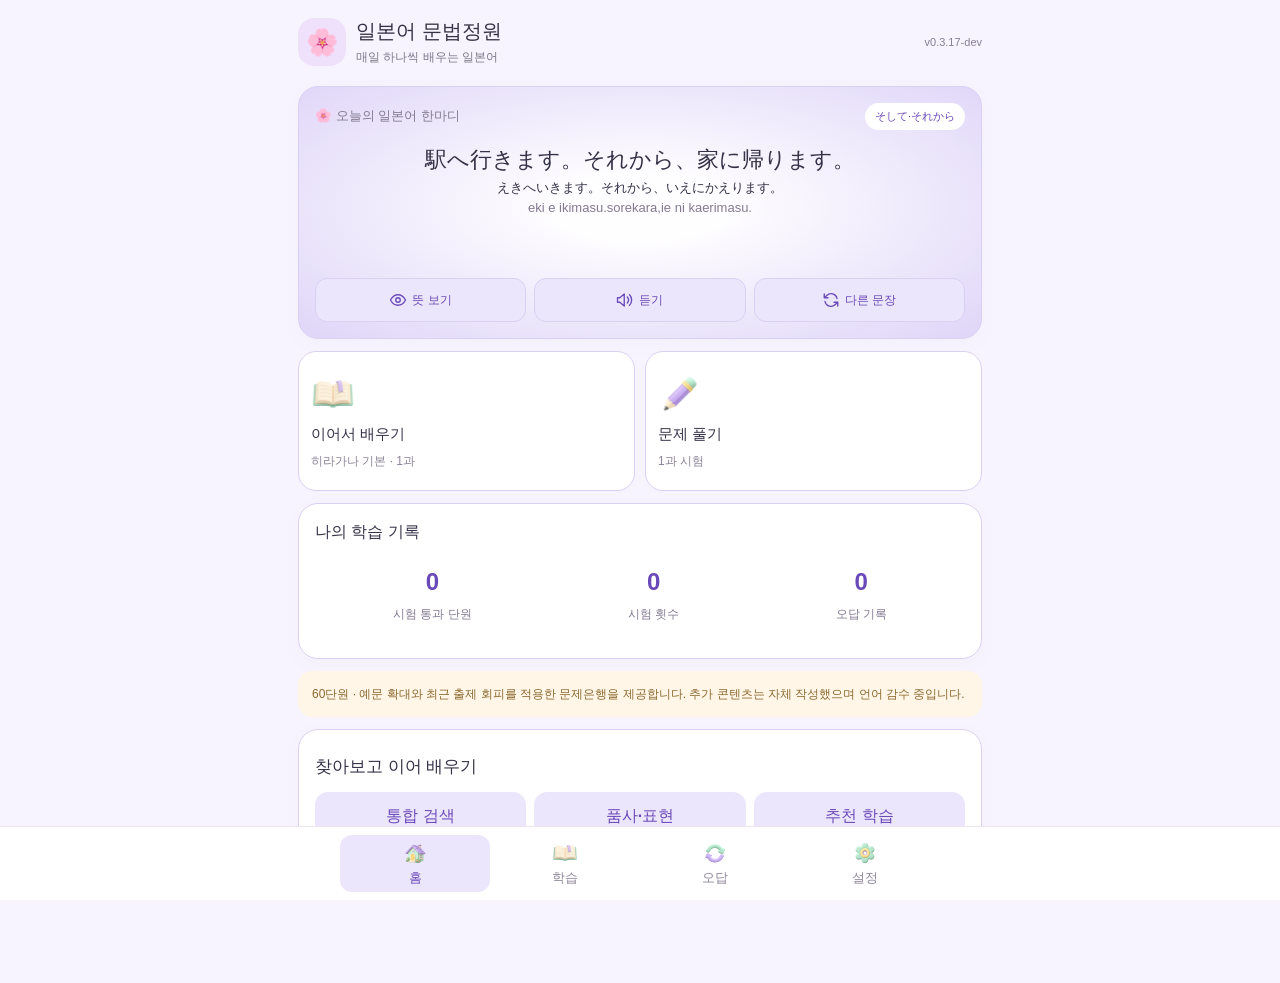
<file: index.html>
<!doctype html>
<html lang="ko"><head><meta charset="utf-8"><meta name="viewport" content="width=device-width,initial-scale=1,viewport-fit=cover"><meta name="theme-color" content="#f3eafa"><meta name="description" content="일본어 문법정원 일본어 문법 학습"><link rel="manifest" href="./manifest.webmanifest"><link rel="apple-touch-icon" sizes="180x180" href="./icons/apple-touch-icon.png"><meta name="apple-mobile-web-app-capable" content="yes"><title>일본어 문법정원</title>
<style>
:root{font-family:-apple-system,BlinkMacSystemFont,"Noto Sans KR",sans-serif;color:#353247;background:#fbf9ff;font-synthesis:none}*{box-sizing:border-box}body{margin:0;padding:0 0 92px}button,input,select{font:inherit}button{cursor:pointer;border:0}header{display:flex;align-items:center;justify-content:space-between;margin-bottom:20px}.brand{display:flex;align-items:center;gap:10px}.brand b{font-size:20px}.brand small{display:block;color:#7d7689;font-size:12px;margin-top:4px}.flower{width:48px;height:48px;border-radius:16px;background:#efe1fc;display:grid;place-items:center;font-size:26px}.ver{font-size:11px;color:#897e96}.shell{max-width:720px;padding:22px 18px;margin:auto}.card{background:#fff;border:1px solid #eee8f4;border-radius:23px;padding:20px;margin:13px 0;box-shadow:0 5px 20px #77638a08}.hero{background:linear-gradient(125deg,#f0e3fd,#f9f0fa 58%,#e9f6ed)}h2{font-size:21px;margin:10px 0 16px}h3{font-size:17px}.muted,small{color:#837a91}.muted{font-size:13px;line-height:1.6}.grid{display:grid;grid-template-columns:1fr 1fr;gap:10px}.tile{text-align:left;padding:20px 12px;background:#fff;border:1px solid #ece6f2;border-radius:18px;min-height:120px;font-size:22px}.tile strong,.tile span{display:block;margin-top:9px;font-size:15px}.tile span{color:#8b8397;font-size:12px}.primary,.secondary{border-radius:13px;padding:12px 17px;font-weight:650}.primary{background:#8a75bb;color:white}.secondary{background:#f1ecf8;color:#655581}.btnrow{display:flex;gap:9px;flex-wrap:wrap;margin-top:18px}.stats{display:flex;justify-content:space-around;text-align:center;margin:18px 0}.stats strong,.stats small{display:block}.stats strong{font-size:24px;color:#725aa4}.stats small{font-size:12px;margin-top:5px}.warning{border-radius:14px;background:#fff6e7;padding:14px;color:#8b682f;font-size:12px;line-height:1.5}.nav{position:fixed;bottom:0;left:0;right:0;display:flex;justify-content:center;background:#ffffffed;border-top:1px solid #eae4f0;padding:8px 8px calc(8px + env(safe-area-inset-bottom));z-index:2}.nav button{width:min(25%,150px);padding:10px 2px;border-radius:12px;background:transparent;color:#8e879a;font-size:13px}.nav .active{color:#775db0;background:#f3edfa;font-weight:bold}.listrow{display:flex;align-items:center;justify-content:space-between;gap:8px;padding:15px 3px;border-bottom:1px solid #f0edf4;background:transparent;width:100%;text-align:left}.listrow:disabled{opacity:.55;cursor:default}.pill{font-size:11px;padding:6px 9px;border-radius:20px;background:#e5f3ea;color:#3e7958;white-space:nowrap}.pill.pending{background:#f1edf3;color:#99909f}select{width:100%;border-radius:13px;border:1px solid #e6ddec;background:#faf7ff;padding:13px;margin:8px 0}.example{padding:15px;border-radius:15px;background:#f8f5fc;margin:10px 0;line-height:1.7}.example p{margin:7px 0}.jp{font-size:20px;font-weight:600}.row{display:flex;align-items:center;justify-content:space-between;gap:10px}.small{font-size:13px}.options{display:grid;gap:9px;margin:19px 0}.answer{width:100%;text-align:left;padding:15px;background:#f9f7fc;border:1px solid #e9e1f1;border-radius:13px}.answer.correct{background:#e5f4e9;border-color:#a4d6b3}.answer.wrong{background:#fbe8e8;border-color:#ecaaa8}.feedback{background:#f3eff9;border-radius:13px;padding:15px;line-height:1.7}.progress{height:8px;background:#ece7f3;border-radius:10px;overflow:hidden}.progress div{height:100%;background:#947eca}.hidden{display:none}label{cursor:pointer}button:focus-visible,input:focus-visible,select:focus-visible{outline:3px solid #a794d6;outline-offset:3px}@media(prefers-color-scheme:dark) and (max-width:0px){:root{background:#1d1b25;color:#f3effa}.card,.tile{background:#292632;border-color:#45404f}.hero{background:linear-gradient(125deg,#39304a,#34383a)}.nav{background:#292632;border-color:#45404f}.secondary,.example,.answer,select{background:#383243;color:#f3effa;border-color:#534960}.listrow{color:inherit;border-color:#413a49}.warning{background:#493e30;color:#ffe1af}.muted,small,.tile span{color:#b7adbf}.feedback{background:#41374e}}
html[data-theme=dark]{background:#1d1b25;color:#f3effa}html[data-theme=dark] .card,html[data-theme=dark] .tile{background:#292632;border-color:#45404f}html[data-theme=dark] .hero{background:linear-gradient(125deg,#39304a,#34383a)}html[data-theme=dark] .nav{background:#292632;border-color:#45404f}html[data-theme=dark] .secondary,html[data-theme=dark] .example,html[data-theme=dark] .answer,html[data-theme=dark] select{background:#383243;color:#f3effa;border-color:#534960}html[data-theme=dark] .listrow{color:inherit;border-color:#413a49}html[data-theme=dark] .warning{background:#493e30;color:#ffe1af}html[data-theme=dark] .muted,html[data-theme=dark] small,html[data-theme=dark] .tile span{color:#b7adbf}html[data-theme=dark] .feedback{background:#41374e}.answer.correct,html[data-theme=dark] .answer.correct{background:#d8f1e1!important;color:#174f30!important;border-color:#79ba94}.answer.wrong,html[data-theme=dark] .answer.wrong{background:#fde1e1!important;color:#812a30!important;border-color:#d98c93}.theme-choice{display:block;padding:13px;border:1px solid #e8e0f0;border-radius:12px;margin:8px 0}html[data-theme=dark] .theme-choice{border-color:#5b5366}.backup-actions{display:grid;grid-template-columns:repeat(2,minmax(0,1fr));gap:10px;margin-top:18px}.backup-actions>button,.backup-upload{display:flex;align-items:center;justify-content:center;text-align:center;width:100%;min-height:48px;font-size:13px;padding:10px 3px;white-space:nowrap}.backup-upload{cursor:pointer}#pull-indicator{position:fixed;top:-55px;left:50%;z-index:50;border-radius:25px;padding:10px 18px;background:#f2e7fa;color:#624d83;font-size:12px;opacity:0;pointer-events:none;white-space:nowrap}#pull-indicator.visible{opacity:1}html{background:var(--garden-bg,#fbf9ff)!important} .card,.tile{background:var(--garden-card,#fff)!important}.hero{background:radial-gradient(ellipse at 50% 48%,var(--garden-center,#fff9ff) 0%,var(--garden-center,#fff9ff) 18%,var(--garden-tint,#f0e3fd) 100%)!important}.nav{background:var(--garden-card,#fff)!important}.primary,.progress div{background:var(--garden-accent,#9474c8)!important}.featured{display:block;cursor:pointer;text-align:center;border-radius:14px;padding:18px 8px;margin:12px 0;line-height:1.7}.featured:focus-visible{outline:3px solid var(--garden-accent)}.featured-jp{font-size:22px;font-weight:700}.featured-meaning{margin:10px 0}.featured-actions{display:flex;justify-content:center;gap:7px;flex-wrap:wrap}.featured-actions button{font-size:12px;padding:10px}.palette-grid{display:flex;justify-content:space-between;gap:5px;margin:17px 0}.palette-choice{display:grid;justify-items:center;gap:6px;font-size:11px}.palette-choice input{position:absolute;opacity:0;width:1px}.palette-dot{width:36px;height:36px;display:block;border-radius:50%;border:2px solid transparent}.palette-choice input:checked+.palette-dot{border-color:#333;box-shadow:0 0 0 3px #cabfd7}.bright-row{display:flex;justify-content:space-between}#brightness{width:100%;accent-color:var(--garden-accent);margin:17px 0}.featured-heading{display:flex;align-items:center;justify-content:space-between;gap:8px}.featured-topic{border-radius:16px;padding:5px 10px;background:#ffffff75;color:#65507e;font-size:11px;white-space:nowrap}html[data-theme=dark] .featured-topic{background:#ffffff21;color:#eee0fa}.app-back{width:36px;height:36px;background:var(--garden-tint,#eee4f6);color:inherit;border-radius:12px;font-size:22px;flex-shrink:0}.app-modal-shade{position:fixed;inset:0;z-index:100;background:#17132299;display:grid;place-items:center;padding:20px}.app-modal{background:var(--garden-card,#fff);color:var(--garden-ink,inherit);border:1px solid #8e829955;border-radius:20px;max-width:360px;width:100%;padding:22px;box-shadow:0 14px 40px #0003}.app-modal h3{margin-top:0}.app-modal-actions{display:grid;grid-template-columns:1fr 1fr;gap:10px;margin-top:22px}.app-modal-actions button{min-height:44px}html[data-theme=dark] .example,html[data-theme=dark] .secondary,html[data-theme=dark] .answer:not(.correct):not(.wrong){background:var(--garden-soft,#383243)!important}html[data-theme=light] .example,html[data-theme=light] .secondary,html[data-theme=light] .answer:not(.correct):not(.wrong){background:var(--garden-soft,#f0e9f7)!important}.card,.tile{border-color:var(--garden-edge,#e8deee)!important}.hero{border-color:var(--garden-edge,#e8deee)!important}.answer.correct,html[data-theme=dark] .answer.correct{background:#d8f1e1!important;color:#174f30!important}.answer.wrong,html[data-theme=dark] .answer.wrong{background:#fde1e1!important;color:#812a30!important}.primary{color:var(--garden-on-accent,#21163f)!important}.primary:hover{filter:brightness(.97)}.nav .active{color:var(--garden-accent-ink,#6a49b8)!important;background:var(--garden-soft,#ece6fc)!important}.secondary{color:var(--garden-accent-ink,#6a49b8)!important}.featured-topic{color:var(--garden-accent-ink,#6a49b8)!important;background:var(--garden-card,#fff)!important}.palette-grid{display:grid!important;grid-template-columns:repeat(3,minmax(0,1fr));gap:14px 8px}.palette-choice{min-width:0}.palette-choice input:checked+.palette-dot{border-color:var(--garden-accent-ink,#6a49b8)!important}.hero .featured-jp{color:inherit}.answer.correct,html[data-theme=dark] .answer.correct{color:#174f30!important;background:#d8f1e1!important}.answer.wrong,html[data-theme=dark] .answer.wrong{color:#812a30!important;background:#fde1e1!important}.hero .featured-actions button.secondary{background:var(--garden-action-bg,#fff)!important;color:var(--garden-action-ink,#6a49b8)!important;border:1px solid var(--garden-action-line,#dad0f2)!important;box-shadow:0 2px 6px #0000000b;font-weight:700;min-height:42px;border-radius:12px;transition:filter .15s,transform .15s}.hero .featured-actions button.secondary:active{transform:scale(.98);filter:brightness(.96)}.hero .featured-actions button.secondary:focus-visible{outline:3px solid var(--garden-accent-ink,#6a49b8);outline-offset:2px}html[data-theme=dark] .hero .featured-actions button.secondary{box-shadow:0 2px 8px #00000020}/* v0.3.17-dev: compact fixed-height phrase area, scrollable for long text */
.hero .featured{height:132px;min-height:132px;max-height:132px;display:flex;flex-direction:column;align-items:center;justify-content:flex-start;gap:2px;overflow-y:auto;overscroll-behavior:contain;padding:6px 4px;margin:8px 0;line-height:1.4}
.hero .featured-jp{display:block;flex-shrink:0;max-width:100%;padding:1px 6px;margin:0;font:inherit;font-size:22px;font-weight:700;line-height:1.4;text-align:center;white-space:normal;overflow-wrap:anywhere;background:transparent;color:inherit;border:0;cursor:pointer}
.hero .featured-jp:focus-visible{outline:2px solid var(--garden-accent-ink);outline-offset:2px;border-radius:6px}
.hero .featured>.small{flex-shrink:0;margin:0;line-height:1.4;overflow-wrap:anywhere;max-width:100%}
.hero .featured>.small.muted{line-height:1.35}
.hero .featured-meaning{flex-shrink:0;margin:0;padding:0;line-height:1.45;font-size:14px;overflow-wrap:anywhere;max-width:100%}
.hero .featured-actions{min-height:44px;align-items:center;gap:7px}
.hero .featured-actions button{white-space:nowrap}
.hero .featured-actions button[data-action="featured:meaning"]{box-sizing:border-box;flex:0 0 86px;width:86px;min-width:86px;max-width:86px;min-height:42px;height:42px;display:inline-flex;align-items:center;justify-content:center}
@media(max-width:350px){.hero .featured-actions{gap:4px}.hero .featured-actions button{padding:9px 6px;font-size:11px}.hero .featured-actions button[data-action="featured:meaning"]{flex-basis:82px;width:82px;min-width:82px;max-width:82px}}
/* v0.2.2 · unified review: compact, touch-friendly spacing */
.review-card{padding:18px 16px}.review-card>h2{margin:0 0 14px}.review-switch{display:grid;grid-template-columns:1fr 1fr;gap:7px;margin-bottom:15px}.review-switch button{border:1px solid var(--garden-line,#e5ddef);background:var(--garden-soft,#f8f5fc);border-radius:12px;min-height:44px;padding:9px 8px;color:inherit;font-size:14px}.review-switch button.selected{background:var(--garden-accent,#e6d9f7);font-weight:700}.review-switch span{font-size:12px;opacity:.7;margin-left:4px}.review-entry{background:var(--garden-soft,#f8f5fc);border-radius:15px;padding:13px 14px;margin:0 0 10px;line-height:1.5}.review-entry>small{display:block;margin:0 0 6px;font-size:12px}.review-question{display:flex;align-items:center;justify-content:space-between;gap:8px;width:100%;background:none;color:inherit;text-align:left;padding:5px 0 8px;min-height:44px;font-weight:700;line-height:1.5;overflow-wrap:anywhere}.review-question span:first-child{flex:1;min-width:0}.review-arrow{font-size:25px;line-height:1;opacity:.65;flex-shrink:0}.review-answer,.review-note{margin:5px 0 0!important;font-size:13px;line-height:1.55!important}.review-empty{padding:12px 2px;margin:0}.review-entry:last-child{margin-bottom:0}@media(max-width:430px){.review-card{padding:16px 13px}.review-entry{padding:11px 12px}.review-switch{gap:6px}}

/* v0.2.2 · consistent app-wide vertical rhythm without changing data/layout hierarchy */
.shell>.card{margin-top:12px;margin-bottom:12px;padding:18px}
.shell>.card h2{line-height:1.4;margin:8px 0 14px}
.shell>.card h3{line-height:1.4;margin:9px 0 11px}
.shell .example{line-height:1.6;padding:13px 14px;margin:9px 0}
.shell .example p{margin:6px 0;line-height:1.55}
.shell .listrow{min-height:50px;padding:12px 4px;line-height:1.45}
.shell .btnrow{margin-top:14px;gap:8px}
@media(max-width:430px){.shell{padding:17px 14px}.shell>.card{padding:15px;margin:10px 0}.shell .example{padding:12px;margin:8px 0}.shell>.card h2{margin:6px 0 12px}}

/* v0.3.17-dev shared spacing baseline; preserve mobile safe areas */
.shell>.card{border-radius:20px;padding:16px;margin:12px 0;line-height:1.55}
.shell .example{line-height:1.6;overflow-wrap:anywhere}
.shell .answer{min-height:48px;padding:12px 14px;line-height:1.5;overflow-wrap:anywhere}
.shell .options{gap:9px}
.shell .feedback{line-height:1.6;overflow-wrap:anywhere}
@media(max-width:430px){.shell>.card{padding:13px;margin:9px 0}}
/* v0.3.17-dev final responsive baseline */
.app-back{width:44px;height:44px}.brand{min-width:0}.brand>div:last-child{min-width:0}.brand b{overflow-wrap:anywhere}.ver{flex-shrink:0;margin-left:6px}
.app-modal,.kj-modal{max-height:calc(100dvh - 40px);overflow-y:auto}.shell{padding-top:calc(18px + env(safe-area-inset-top))}
@media(max-width:430px){.brand{gap:6px}.brand b{font-size:17px}.flower{width:38px;height:38px;flex-shrink:0}.brand small{font-size:11px}.ver{font-size:10px}}
.quiz-prompt{white-space:pre-line}.review-card .btnrow{margin-bottom:14px}.row>strong{min-width:0;overflow-wrap:anywhere}.row>small{flex-shrink:0}
.assembly-answer{padding:14px;min-height:58px;margin:12px 0;border-radius:13px;background:var(--garden-soft);font-size:22px;line-height:1.5;overflow-wrap:anywhere}.assembly-parts{margin-bottom:14px}.assembly-parts button:disabled{opacity:.35;cursor:default}
.tile{color:inherit}.stats strong{color:var(--garden-accent-ink,#725aa4)}
.review-switch{margin-bottom:16px}.review-actions{display:grid;grid-template-columns:minmax(0,1fr);gap:8px;margin:0 0 16px}.review-actions button{width:100%;min-height:44px;text-align:center}.review-actions button:disabled{opacity:.45;cursor:default}.btnrow.quiz-advance{justify-content:center}
.safety-actions{display:grid;grid-template-columns:minmax(0,1fr);margin-top:8px}.safety-actions button{width:100%;min-height:48px;text-align:center}
/* v0.3.17-dev: iPhone 16 Pro 402px baseline */
.btnrow.action-grid{display:grid;grid-template-columns:repeat(3,minmax(0,1fr));gap:8px}
.action-grid>button{width:100%;min-width:0;min-height:48px;padding:10px 4px;font-size:14px;line-height:1.4;text-align:center;overflow-wrap:anywhere}
.resume-actions{display:grid;margin-top:14px}.resume-actions>button{width:100%;min-height:48px;text-align:center}
.nav button{min-height:44px}.app-modal-actions,.kj-modal-actions{gap:8px}.app-modal-actions button,.kj-modal-actions button{min-height:48px}.app-modal-actions>button:only-child{grid-column:1/-1}
.hero .featured-actions button.secondary{min-height:44px}.hero .featured-actions button[data-action="featured:meaning"]{height:44px;min-height:44px}
.row>button[data-action^="speak:"]{flex:0 0 44px;width:44px;height:44px;min-height:44px;padding:0;display:inline-flex;align-items:center;justify-content:center}
.review-actions button{min-height:48px}

/* v0.3.7: shared decorative icon sizes; labels remain accessible. */
.garden-icon{display:inline-block;width:24px;height:24px;object-fit:contain;flex:0 0 24px;vertical-align:middle;pointer-events:none}
.garden-line-icon{width:18px;height:18px;flex:0 0 18px;pointer-events:none}
.icon-button,.icon-link,.backup-actions>button,.backup-upload,.review-actions>button{display:inline-flex;align-items:center;justify-content:center;gap:6px}
.icon-button>span,.backup-actions span{min-width:0}
.icon-link{justify-content:flex-start;line-height:1.5;color:var(--garden-accent-ink,#6a49b8)}
.nav button{display:flex;flex-direction:column;align-items:center;justify-content:center;gap:3px;padding:5px 2px;min-height:52px}
.nav .garden-icon{width:26px;height:26px;flex-basis:26px}
.tile>.garden-icon{display:block;width:44px;height:44px;margin:0;object-fit:contain}
.app-back{display:flex;align-items:center;justify-content:center}
.hero .featured-actions{display:grid;grid-template-columns:repeat(3,minmax(0,1fr));gap:8px;flex-wrap:nowrap}
.hero .featured-actions button.secondary,.hero .featured-actions button[data-action="featured:meaning"]{display:flex;align-items:center;justify-content:center;gap:5px;box-sizing:border-box;width:100%;min-width:0;max-width:none;height:44px;min-height:44px;padding:8px 4px;font-size:12px;white-space:nowrap;box-shadow:none;background:var(--garden-soft,#f1ecf8)!important}
.backup-actions .garden-icon{width:22px;height:22px;flex-basis:22px}
.action-grid .icon-button{flex-direction:column;gap:3px}

/* Voice controls follow the existing card and 44px touch rhythm. */
.voice-settings .speech-rate-row{display:flex;align-items:center;justify-content:space-between;gap:12px;min-height:48px;margin:0;color:inherit;line-height:1.5}
.speech-rate-row>span{font-weight:600;flex-shrink:0}
.speech-rate-row select{box-sizing:border-box;min-width:0;width:160px;max-width:65%;min-height:44px;padding:9px 12px;font:inherit;border:1px solid var(--garden-edge,#dad0f2);border-radius:12px;background:var(--garden-soft,#ece6fc);color:inherit}
.voice-settings>p{margin:10px 0 12px;line-height:1.55;overflow-wrap:anywhere}
.voice-settings .speech-preview{display:flex;align-items:center;justify-content:center;gap:8px;width:100%;min-height:44px;margin:0;padding:10px 12px;line-height:1.4}
@media(max-width:350px){.speech-rate-row select{width:145px}.voice-settings .speech-rate-row{gap:8px}}
</style><link rel="stylesheet" href="./kanji-app.css"/><link rel="stylesheet" href="./course.css"><link rel="stylesheet" href="./library.css">
</head><body><div id="app"></div>
<script src="./app-ui.js"></script>
<script src="./record-backup.js"></script>
<script src="./grammar-lessons.js"></script>
<script src="./sentence-parts.js"></script>
<script src="./course-data.js"></script><script src="./course-runtime.js"></script><script src="./practice-data.js"></script><script src="./editorial-data.js"></script><script src="./editorial-runtime.js"></script><script src="./practice-runtime.js"></script><script src="./library-engine.js"></script>
<script>
"use strict";
const VERSION="0.3.17-dev", KEY="jgg.progress.v1", SESSION="jgg.session.v1";
const stageNames=["일본어 입문","기초 문장 만들기","동사 활용","필수 문법 활용","문장 확장과 응용","일본 여행 실전 일본어"];
const titles=["히라가나 기본","히라가나 확장","발음과 박자","가타카나 기본","가타카나 확장","일본어 어순","です 문장","は와 が 기초","これ·それ·あれ","입문 종합","명사와 の","こそあど 표현","의문사","い형용사","い형용사 활용","な형용사","な형용사 활용","장소와 존재","숫자·시간·날짜","기초 종합","동사 기본형","ます형","현재·과거·부정","を·に·で","이동 동사","て형 만들기","てください","ています","ない형","동사 종합","〜たいです","〜がほしい","〜てもいい","〜てはいけない","〜ことができる","〜ましょう","〜ませんか","비교 표현","〜ほうがいい","활용 종합","から·ので","けど·が","そして·それから","〜てから","〜たことがある","〜たら","〜と思います","〜そうです","경어·정중 표현","응용 종합","공항·입국","전철·버스","길 찾기","호텔","카페","식당","쇼핑","관광·USJ","긴급 상황","여행 종합 실습"];
const makeQ=(question,choices,correct,reason)=>({question,choices,correct,reason});
const content={
1:{goal:"히라가나 기본 글자를 소리와 연결해 읽어요.",explain:"히라가나는 일본어를 적는 기본 문자입니다. あ(a)·い(i)·う(u)·え(e)·お(o)를 먼저 익히고 자음 행으로 확장해 보세요.",examples:[["あいうえお","あいうえお","a i u e o","아·이·우·에·오"],["さくら","さくら","sakura","벚꽃"],["ねこ","ねこ","neko","고양이"]],questions:[
makeQ("‘あ’의 소리는?",["a","i","u","e"],0,"あ는 a(아)입니다."),makeQ("‘い’의 소리는?",["e","i","o","u"],1,"い는 i(이)입니다."),makeQ("‘う’의 소리는?",["o","a","u","e"],2,"う는 u(우)입니다."),makeQ("‘え’의 소리는?",["u","o","a","e"],3,"え는 e(에)입니다."),makeQ("‘お’의 소리는?",["o","i","a","u"],0,"お는 o(오)입니다."),makeQ("‘か’의 소리는?",["ta","ka","sa","na"],1,"か는 ka(카)입니다."),makeQ("‘き’의 소리는?",["shi","chi","ki","hi"],2,"き는 ki(키)입니다."),makeQ("‘く’의 소리는?",["su","nu","fu","ku"],3,"く는 ku(쿠)입니다."),makeQ("‘ねこ’의 뜻은?",["고양이","벚꽃","물","산"],0,"ねこ(neko)는 고양이입니다."),makeQ("‘さくら’의 뜻은?",["하늘","벚꽃","바다","학교"],1,"さくら(sakura)는 벚꽃입니다.")]},
6:{goal:"일본어의 기본 어순을 이해해요.",explain:"일본어는 보통 주어·목적어·동사 순서로 말합니다. 조사는 단어 뒤에 붙어 문장 속 역할을 나타냅니다.",examples:[["私は水を飲みます。","わたしはみずをのみます。","watashi wa mizu o nomimasu","저는 물을 마십니다."],["私は学生です。","わたしはがくせいです。","watashi wa gakusei desu","저는 학생입니다."],["猫がいます。","ねこがいます。","neko ga imasu","고양이가 있습니다."]],questions:[
makeQ("일본어의 일반적인 기본 어순은?",["주어-동사-목적어","주어-목적어-동사","동사-주어-목적어","목적어-동사-주어"],1,"일본어는 보통 주어-목적어-동사 순서입니다."),makeQ("‘私は水を飲みます’에서 동사는?",["私","水","飲みます","を"],2,"飲みます는 마십니다라는 뜻의 동사입니다."),makeQ("‘私は水を飲みます’에서 목적어는?",["水","私","は","飲みます"],0,"水(물)가 목적어입니다."),makeQ("‘を’의 대표 기능은?",["화제 표시","목적어 표시","장소 표시","시간 표시"],1,"を는 타동사의 목적어를 주로 표시합니다."),makeQ("‘私は学生です’의 술어는?",["私","は","学生です","私 は"],2,"学生です가 문장의 술어입니다."),makeQ("‘は’의 대표 기능은?",["화제 제시","목적어 표시","도착 표시","소유 표시"],0,"は는 문장의 화제를 나타냅니다."),makeQ("‘猫がいます’의 자연스러운 뜻은?",["고양이를 삽니다","고양이가 있습니다","고양이를 봅니다","고양이를 좋아합니다"],1,"います는 사람이나 동물 등의 존재를 나타냅니다."),makeQ("일본어 조사는 주로 어디에 붙나요?",["단어 앞","단어 가운데","단어 뒤","문장 맨 앞"],2,"조사는 관련 단어 뒤에 붙습니다."),makeQ("‘저는 물을 마십니다’에 맞는 문장은?",["私は水を飲みます。","水は私を飲みます。","飲みます私は水を。","私は飲みます水を。"],0,"보통 私は + 水を + 飲みます 순서입니다."),makeQ("일본어 문장의 핵심 서술 요소는 일반적으로?",["문장 앞","문장 끝쪽","항상 가운데","언제나 생략"],1,"술어는 보통 문장 끝에 옵니다.")]},
7:{goal:"명사 뒤에 です를 붙여 정중하게 설명해요.",explain:"명사 + です는 ‘~입니다’라는 기본 정중 표현입니다. ではありません(아닙니다), でした(이었습니다)와 같이 형태가 바뀝니다.",examples:[["学生です。","がくせいです。","gakusei desu","학생입니다."],["学生ではありません。","がくせいではありません。","gakusei dewa arimasen","학생이 아닙니다."],["昨日は休みでした。","きのうはやすみでした。","kinou wa yasumi deshita","어제는 휴일이었습니다."]],questions:[
makeQ("‘학생입니다’의 정중한 표현은?",["学生です。","学生ません。","学生を。","学生ない。"],0,"명사 뒤에 です를 붙입니다."),makeQ("‘学生です’의 뜻은?",["학생이 아닙니다","학생입니다","학생이었습니다","학생입니까"],1,"です는 정중한 명사 서술에 씁니다."),makeQ("‘학생이 아닙니다’는?",["学生でした。","学生です。","学生ではありません。","学生ます。"],2,"명사 부정 정중형은 ではありません입니다."),makeQ("‘학생이었습니다’는?",["学生です。","学生ではありません。","学生ではありませんでした。","学生でした。"],3,"명사 과거 정중형은 でした입니다."),makeQ("‘학생이 아니었습니다’는?",["学生ではありませんでした。","学生です。","学生でした。","学生ません。"],0,"과거 부정 정중형은 ではありませんでした입니다."),makeQ("‘日本人です’의 뜻은?",["일본에 갑니다","일본인입니다","일본어입니다","일본이 아닙니다"],1,"日本人은 일본인입니다."),makeQ("‘これは本です’의 뜻은?",["그것은 책입니다","저것은 책입니다","이것은 책입니다","이것은 책이 아닙니다"],2,"これ는 이것, 本은 책입니다."),makeQ("‘ですか’는 일반적으로 무엇을 만드나요?",["과거형","부정형","명령형","질문 표현"],3,"문장 끝 か는 질문을 나타낼 수 있습니다."),makeQ("‘今日は休みです’의 뜻은?",["오늘은 쉽니다/휴일입니다","내일은 휴일입니다","오늘은 학교입니다","어제는 휴일이었습니다"],0,"今日は는 오늘은, 休みです는 휴일입니다."),makeQ("‘先生でした’는 어떤 시제인가요?",["현재","과거","미래 확정","진행"],1,"でした는 명사 서술의 과거 정중형입니다.")]}}
Object.assign(content,window.JGG_LESSONS||{});
window.JGG_COURSE.extend(content);
window.JGG_PRACTICE.extend(content);
let state={attempts:[],review:[],settings:{reading:true,romaji:true,meaning:true,theme:"system",accent:"lavender",brightness:100}};
try{const s=JSON.parse(localStorage.getItem(KEY)||"null");if(s&&Array.isArray(s.attempts)&&Array.isArray(s.review))state={...state,...s,settings:{...state.settings,...s.settings}}}catch(e){console.warn(e)}
const PALETTES={
lavender:{L:{bg:"#f7f4ff",card:"#ffffff",line:"#dad0f2",accent:"#c4b2f0",soft:"#ece6fc",ink:"#6a49b8",on:"#21163f"},D:{bg:"#18171c",card:"#222127",line:"#38363f",accent:"#7a5cc4",soft:"#2c2640",ink:"#c4b4f2",on:"#ffffff"}},
pink:{L:{bg:"#fff6f9",card:"#ffffff",line:"#f1cfdb",accent:"#f7a8c0",soft:"#fde6ee",ink:"#b0305f",on:"#3a1626"},D:{bg:"#18171c",card:"#222127",line:"#38363f",accent:"#b4506f",soft:"#35232b",ink:"#f2a9c0",on:"#ffffff"}},
mint:{L:{bg:"#f2fbf7",card:"#ffffff",line:"#c4e6d8",accent:"#93dcc0",soft:"#def6ec",ink:"#1c7a5c",on:"#0f2a1f"},D:{bg:"#18171c",card:"#222127",line:"#38363f",accent:"#2a8061",soft:"#1d332b",ink:"#8fdcc0",on:"#ffffff"}},
sky:{L:{bg:"#f3f9ff",card:"#ffffff",line:"#c9dff2",accent:"#9ccbf2",soft:"#e3f1fd",ink:"#1f6aa8",on:"#10253a"},D:{bg:"#18171c",card:"#222127",line:"#38363f",accent:"#3a76aa",soft:"#1f2f3d",ink:"#9cc8ee",on:"#ffffff"}},
peach:{L:{bg:"#fff7f2",card:"#ffffff",line:"#f2d8c8",accent:"#ffc0a0",soft:"#ffe9dc",ink:"#b5532a",on:"#3a1b0c"},D:{bg:"#18171c",card:"#222127",line:"#38363f",accent:"#b05835",soft:"#3a2a22",ink:"#ffc3a3",on:"#ffffff"}},
lemon:{L:{bg:"#fffcf0",card:"#ffffff",line:"#eee0a8",accent:"#f6e08a",soft:"#fff6cc",ink:"#8a6a00",on:"#332a00"},D:{bg:"#18171c",card:"#222127",line:"#38363f",accent:"#8f7410",soft:"#38321a",ink:"#f0dc86",on:"#ffffff"}}
};
function blend(a,b,p){return "#"+[1,3,5].map(i=>{const x=parseInt(a.slice(i,i+2),16),y=parseInt(b.slice(i,i+2),16);return Math.round(x+(y-x)*p).toString(16).padStart(2,"0")}).join("")}
const setTheme=()=>{const mode=state.settings.theme||"system",dark=mode==="system"?matchMedia("(prefers-color-scheme: dark)").matches:mode==="dark";document.documentElement.dataset.theme=dark?"dark":"light";const b=Math.max(70,Math.min(120,Number(state.settings.brightness)||100)),delta=(b-100)/100,chosen=PALETTES[state.settings.accent]||PALETTES.lavender,p=dark?chosen.D:chosen.L,style=document.documentElement.style;
const shifted=(color,multiplier=1)=>blend(color,delta>0?"#ffffff":"#000000",Math.min(.42,Math.abs(delta)*multiplier));
style.setProperty("--garden-bg",shifted(p.bg,1.2));
style.setProperty("--garden-card",shifted(p.card,dark?.85:1.05));
style.setProperty("--garden-tint",shifted(blend(p.accent,p.bg,dark?.72:.53),1.1));
style.setProperty("--garden-center",shifted(dark?blend(blend(p.accent,p.card,.84),"#ffffff",.14):blend(p.accent,p.card,.975),1.15));
style.setProperty("--garden-ink",dark?"#f3effa":"#353247");
style.setProperty("--garden-accent",p.accent);
style.setProperty("--garden-accent-ink",p.ink);
style.setProperty("--garden-on-accent",p.on);
style.setProperty("--garden-soft",shifted(p.soft,1.05));
style.setProperty("--garden-edge",shifted(p.line,1.05));
style.setProperty("--garden-swatch",chosen.L.accent);
style.setProperty("--garden-action-bg",shifted(dark?blend(p.card,"#ffffff",.13):blend(p.card,p.soft,.09),.65));
style.setProperty("--garden-action-line",dark?blend(p.line,p.ink,.48):p.line);
style.setProperty("--garden-action-ink",dark?p.ink:p.ink);
document.querySelector('meta[name="theme-color"]')?.setAttribute("content",shifted(p.bg,1.2));
};matchMedia("(prefers-color-scheme: dark)").addEventListener?.("change",()=>{if((state.settings.theme||"system")==="system")setTheme()});setTheme();const save=()=>{try{localStorage.setItem(KEY,JSON.stringify(state));window.jggDB?.mirror("grammar",state);document.getElementById("grammar-storage-warning")?.remove();return true}catch(e){console.warn("문법 기록 저장 실패",e);if(!document.getElementById("grammar-storage-warning")){const warning=document.createElement("div");warning.id="grammar-storage-warning";warning.setAttribute("role","alert");warning.textContent="학습 기록을 저장하지 못했습니다. 저장 공간과 백업을 확인해 주세요.";warning.style.cssText="position:fixed;z-index:99999;left:12px;right:12px;bottom:85px;padding:13px 16px;border-radius:14px;background:#fff2dc;color:#503b21;box-shadow:0 4px 18px #0002;font-size:14px";document.body.append(warning)}return false}};
let explorerState={query:'',category:'all',limit:40,scroll:0},explorerReturn=null,libraryData=null,libraryPaint=0;
function exploreMenu(){return '<section class="card"><h3>찾아보고 이어 배우기</h3><div class="explore-menu">'+btn('통합 검색','nav:search')+btn('품사·표현','nav:categories')+btn('추천 학습','nav:insights')+'</div></section>'}
function libraryKind(e){return ({lesson:'단원',example:'예문',dialogue:'회화',kanji:'한자',word:'단어',expression:'표현'})[e.kind]||'학습'}
function libraryEntry(e){const lessons=e.lessonId?[e.lessonId]:(e.relatedLessons||[]).slice(0,3);return `<article class="library-entry"><small>${esc(libraryKind(e))} · ${esc(e.categories.map(c=>window.JGG_LIBRARY.categories[c]).join(' · '))}</small><button class="library-title" data-action="library:open:${esc(e.id)}" lang="ja">${esc(e.japanese)}</button>${e.reading?`<div class="small" lang="${e.kind==='kanji'?'ko':'ja'}">${esc(e.reading)}</div>`:''}<p>${esc(e.meaning)}</p><div class="library-links">${lessons.map(n=>btn(n+'과 · '+titles[n-1],'library:lesson:'+n)).join('')}${(e.kanjiIds||[e.kanjiId]).filter(Boolean).map(id=>{const k=libraryData?.entries.find(x=>x.kind==='kanji'&&x.kanjiId===id);return btn('한자 '+(k?.japanese||'보기'),'library:kanji:'+id)}).join('')}</div></article>`}
async function paintLibrary(restoreScroll=false){const request=++libraryPaint,mode=view;try{const d=await window.JGG_LIBRARY.load();if(request!==libraryPaint||view!==mode||!['search','categories'].includes(view))return;libraryData=d;const options=window.JGG_LIBRARY.visibleCategories(d);if(!options[explorerState.category]){explorerState.category='all';persist()}const select=document.getElementById('library-category');if(select)select.innerHTML=Object.entries(options).map(([id,label])=>`<option value="${id}" ${explorerState.category===id?'selected':''}>${esc(label)}</option>`).join('');const host=document.getElementById('library-results');if(!host)return;const r=window.JGG_LIBRARY.search(d,explorerState.query,explorerState.category,explorerState.limit);host.innerHTML=(!explorerState.query.trim()&&view==='search')?'<p class="library-hint">일본어·히라가나·한국어 뜻·문형으로 찾아보세요.</p>':`<p class="library-count" role="status">${r.total}건 중 ${r.entries.length}건 표시</p>`+r.entries.map(libraryEntry).join('')+(r.entries.length<r.total&&r.entries.length<10000?btn('더 보기','library:more'):'')+(r.total?'':'<p>일치하는 항목이 없습니다. 짧은 단어나 다른 표기로 검색해 보세요.</p>');if(restoreScroll)scrollTo(0,explorerState.scroll)}catch(e){if(view===mode){const host=document.getElementById('library-results');if(host)host.innerHTML='<p class="library-error">검색 자료를 불러오지 못했습니다. 연결을 확인한 뒤 다시 시도해 주세요.</p>'+btn('다시 시도','library:retry')}}}
function explorerPage(){const mode=view;frame(`<section class="card"><h2>${mode==='categories'?'품사·표현별 목록':'통합 검색'}</h2><p class="library-hint">단어·뜻·문형을 찾고 관련 단원이나 한자에서 이어 배워요.</p><div class="library-form"><label><span>검색어</span><input type="search" id="library-query" value="${esc(explorerState.query)}" placeholder="예: 食べる, たべる, 먹다, て형" maxlength="100" autocomplete="off"></label><label><span>분류</span><select id="library-category">${Object.entries(window.JGG_LIBRARY.visibleCategories(libraryData)).map(([id,label])=>`<option value="${id}" ${explorerState.category===id?'selected':''}>${esc(label)}</option>`).join('')}</select></label></div><div class="library-links">${btn('검색어 지우기','library:clear')}${btn(mode==='categories'?'통합 검색':'품사·표현 목록',mode==='categories'?'nav:search':'nav:categories')}</div>${mode==='categories'?'<p class="library-hint">단어는 사전의 품사를 기준으로 모았습니다. 한 단어가 여러 분류에 포함될 수 있으며, 문형·의문사·인사는 학습용 분류입니다.</p>':''}</section><section class="card" id="library-results"><p role="status">학습 자료를 준비하고 있습니다.</p></section>`);paintLibrary(true)}
function rememberExplorer(withReturn=true){explorerState.scroll=window.scrollY||0;explorerReturn=withReturn?{view,explorer:window.JGG_LIBRARY.cleanView(explorerState)}:null;persist()}
function libraryLesson(id){if(!content[id])return;rememberExplorer();lessonId=id;stage=Math.floor((id-1)/10);navigate('lesson')}
async function libraryKanji(id){rememberExplorer(false);if(!window.jggKanji){window.jggUI.notice('한자 화면을 준비하고 있습니다. 잠시 후 다시 눌러 주세요.');return}await window.jggKanji.open(id)}
async function libraryAction(action){const [verb,...rest]=action.split(':');const value=rest.join(':');if(verb==='clear'){explorerState={...explorerState,query:'',limit:40,scroll:0};persist();explorerPage()}else if(verb==='more'){explorerState.limit=Math.min(10000,explorerState.limit+40);persist();paintLibrary()}else if(verb==='retry')paintLibrary();else if(verb==='lesson')libraryLesson(Number(value));else if(verb==='kanji')await libraryKanji(value);else if(verb==='open'){const d=libraryData||await window.JGG_LIBRARY.load(),e=d.byId.get(value);if(e){if(e.lessonId)libraryLesson(e.lessonId);else if(e.kanjiId)await libraryKanji(e.kanjiId)}}}
async function insights(){frame('<section class="card"><h2>다음 추천 학습</h2><p class="library-hint">오답과 복습 예정일을 먼저 살피고, 시험 기록이 충분한 단원의 정답률을 함께 확인합니다.</p></section><section class="card" id="insight-results"><p>기록을 확인하고 있습니다.</p></section>');const mode=view;let kr=null,kanjiFailed=false;try{await window.jggKanji?.ready();kr=window.jggKanji?.snapshot()||null}catch(e){kanjiFailed=true}try{const d=await window.JGG_LIBRARY.load();if(view!==mode)return;libraryData=d;const r=window.JGG_LIBRARY.recommendations(content,state,kr),host=document.getElementById('insight-results');if(!host)return;
 const grammar=r.grammar.slice(0,6).map(x=>`<div class="recommend-row"><strong>${esc(x.reason)} · ${x.lessonId}과</strong><p>${esc(titles[x.lessonId-1])}<br>${x.accuracy===null?'정답률 기록 부족':`정답률 ${x.accuracy}% · ${x.samples}문제`}${x.errors?' · 오답 '+x.errors+'개':''}${x.due?' · 복습 예정 '+x.due+'개':''}</p>${btn('단원 다시 보기','library:lesson:'+x.lessonId)}</div>`).join('');
 const kana=r.kana.slice(0,8).map(x=>`<div class="recommend-row"><strong lang="ja">${esc(x.glyph)}</strong><p>${esc(x.group+' · '+x.reason)}${x.errors?' · 오답 '+x.errors+'개':''}</p>${btn('문자 학습','library:lesson:'+x.lessonId)}</div>`).join('');
 const kanji=r.kanji.slice(0,8).map(x=>{const e=d.byKanji.get(x.kanjiId);return e?`<div class="recommend-row"><strong>${esc(e.japanese+' · '+x.reason)}</strong><p>${esc(e.meaning)}<br>연속 정답 ${x.streak}회${x.errors?' · 오답 '+x.errors+'종':''}</p>${btn('한자 다시 보기','library:kanji:'+x.kanjiId)}</div>`:''}).join('');
 host.innerHTML='<h3>이어서 배울 단원</h3><p class="library-hint">'+esc(r.nextReason)+'</p>'+(r.nextLesson?btn(r.nextLesson+'과 · '+titles[r.nextLesson-1],'library:lesson:'+r.nextLesson):'')+'<h3>문법·단원</h3>'+(grammar||'<p class="library-hint">추천할 취약·복습 항목이 없습니다. 기록이 적다면 단원 시험을 풀어 보세요.</p>')+'<h3>히라가나·가타카나</h3>'+(kana||'<p class="library-hint">추천할 문자 기록이 없습니다. 문자 퀴즈를 풀면 틀린 글자와 복습할 글자를 안내합니다.</p>')+'<h3>한자</h3>'+(kanji||'<p class="library-hint">'+(kr?'추천할 한자 오답·복습 항목이 없습니다.':kanjiFailed?'한자 자료를 불러오지 못했습니다. 연결을 확인하고 다시 시도해 주세요.':'한자 기록을 준비하고 있습니다.')+'</p>'+(!kr?btn('한자 추천 다시 시도','nav:insights'):''))+'<p class="library-hint">단원 정답률은 정답 수와 문제 수가 남아 있는 시험·OX 기록 10문제 이상일 때 표시합니다. 문자·한자는 연속 정답과 실제 오답·복습 기록으로 안내합니다.</p><div class="library-links">'+btn('오답·오늘 복습','nav:review')+'</div>';
 }catch(e){if(view===mode){const host=document.getElementById('insight-results');if(host)host.innerHTML='<p>추천 자료를 준비하지 못했습니다. 연결을 확인한 뒤 다시 열어 주세요.</p>'}}}

const app=document.getElementById("app");let view="home",lessonId=1,stage=0,quiz=null,lastResult=null;
const esc=s=>String(s).replace(/[&<>"']/g,c=>({"&":"&amp;","<":"&lt;",">":"&gt;",'"':"&quot;","'":"&#39;"}[c]));
const gardenIcon=(name)=>`<img class="garden-icon" src="./assets/icons/garden-v1/${name}.webp" width="24" height="24" alt="" aria-hidden="true">`;
window.jggIcon=gardenIcon;
const phraseIcons={"featured:meaning": "<svg class=\"garden-line-icon\" aria-hidden=\"true\" xmlns=\"http://www.w3.org/2000/svg\" viewBox=\"0 0 24 24\" fill=\"none\" stroke=\"currentColor\" stroke-width=\"1.8\" stroke-linecap=\"round\" stroke-linejoin=\"round\"><path d=\"M2 12s3.6-7 10-7 10 7 10 7-3.6 7-10 7S2 12 2 12Z\"/><circle cx=\"12\" cy=\"12\" r=\"3\"/></svg>", "featured:speak": "<svg class=\"garden-line-icon\" aria-hidden=\"true\" xmlns=\"http://www.w3.org/2000/svg\" viewBox=\"0 0 24 24\" fill=\"none\" stroke=\"currentColor\" stroke-width=\"1.8\" stroke-linecap=\"round\" stroke-linejoin=\"round\"><path d=\"M11 4 5 9H2v6h3l6 5Z\"/><path d=\"M15 8a6 6 0 0 1 0 8M18 5a10 10 0 0 1 0 14\"/></svg>", "featured:next": "<svg class=\"garden-line-icon\" aria-hidden=\"true\" xmlns=\"http://www.w3.org/2000/svg\" viewBox=\"0 0 24 24\" fill=\"none\" stroke=\"currentColor\" stroke-width=\"1.8\" stroke-linecap=\"round\" stroke-linejoin=\"round\"><path d=\"M20 10a8 8 0 0 0-13.7-4L3 9M3 4v5h5M4 14a8 8 0 0 0 13.7 4L21 15M21 20v-5h-5\"/></svg>"};
function actionIcon(label,action){
 if(action.startsWith("featured:")&&phraseIcons[action])return phraseIcons[action];
 const name=action.startsWith("lesson:")||action.startsWith("library:lesson:")||action.startsWith("library:kanji:")?"book":action.startsWith("dialogue:")||action.startsWith("practice-dialogue:")||action.startsWith("course-sound:")?"sound":action==="quiz:resume"?"play":action==="safety:export"||action==="export"?"backup":action==="assemble:undo"?"back":action==="assemble:reset"||action==="nav:review"||action==="practice:errors"||label.includes("다시 풀기")?"retry":action==="practice:due"?"calendar":label==="결과 보기"?"results":action.startsWith("speak:")?"sound":null;
 return name?gardenIcon(name):"";
}
const btn=(label,action,kind="secondary")=>{const icon=actionIcon(label,action),text=label.replace(/^[🔊↻]\s*/u,"")||(icon?"듣기":label);return `<button class="${kind}${icon?" icon-button":""}" data-action="${action}"${label==="🔊"?' aria-label="예문 듣기"':""}>${icon}${label==="🔊"?"":`<span>${text}</span>`}</button>`;};
const best=id=>Math.max(0,...state.attempts.filter(a=>a.lessonId===id&&(!a.kind||a.kind==="lesson")).map(a=>a.score));
function frame(body){app.innerHTML=`<main class="shell"><header><div class="brand">${["lesson","quiz","result","search","categories","insights"].includes(view)?`<button class="app-back" data-action="app:back" aria-label="뒤로가기">${gardenIcon("back")}</button>`:""}<div class="flower">🌸</div><div><b>일본어 문법정원</b><small>매일 하나씩 배우는 일본어</small></div></div><span class="ver">v${VERSION}</span></header>${body}</main><nav class="nav">${[["home","홈"],["lessons","학습"],["review","오답"],["settings","설정"]].map(([id,label])=>`<button data-action="nav:${id}" class="${view===id||id==="lessons"&&["search","categories","insights"].includes(view)?"active":""}">${gardenIcon(({home:"home",lessons:"book",review:"retry",settings:"settings"})[id])}<span>${label}</span></button>`).join("")}</nav>`;}
let featuredIndex=-1,featuredMeaning=false;
const TOPICS={6:["목적어 + 동사","명사 + です","존재 표현"],7:["명사 + です","명사 부정형","과거 표현"]};
const featuredExamples=Object.entries(content).filter(([id])=>Number(id)>=6&&Number(id)%10!==0).flatMap(([id,d])=>d.examples.map((e,i)=>({id:Number(id),e,topic:TOPICS[id]?.[i]||titles[Number(id)-1]})));
function chooseFeatured(){const n=featuredExamples.length;const prev=featuredIndex;let k=Math.floor(Math.random()*(n-1));featuredIndex=prev<0?k:(k>=prev?k+1:k);featuredMeaning=false}
chooseFeatured();
const SPEECH_RATES=[.5,.6,.7,.8,.9,1];
const cleanSpeechRate=value=>SPEECH_RATES.includes(Number(value))?Number(value):1;
window.jggSpeechRate=()=>cleanSpeechRate(state.settings.speechRate);
function speakJapanese(t){if(!("speechSynthesis" in window)){window.jggUI.notice("일본어 음성을 지원하지 않습니다.");return}speechSynthesis.cancel();const u=new SpeechSynthesisUtterance(t);u.lang="ja-JP";u.rate=window.jggSpeechRate();speechSynthesis.speak(u)}
function home(){const done=Object.keys(content).filter(id=>best(Number(id))>=80).length,last=state.attempts.length?state.attempts[state.attempts.length-1].lessonId:1,recent=content[last]?last:1;const item=featuredExamples[featuredIndex],e=item.e;
const main='<section class="card hero"><div class="featured-heading"><small>🌸 오늘의 일본어 한마디</small><span class="featured-topic">'+esc(item.topic)+'</span></div>'+
'<div class="featured"><button type="button" class="featured-jp" lang="ja" data-action="featured:lesson" aria-label="이 문장의 단원으로 이동">'+esc(e[0])+'</button>'+
(state.settings.reading?'<div class="small">'+esc(e[1])+'</div>':'')+(state.settings.romaji?'<div class="small muted">'+esc(e[2])+'</div>':'')+
(featuredMeaning?'<p class="featured-meaning">'+esc(e[3])+'</p>':'')+'</div>'+
'<div class="featured-actions">'+btn(featuredMeaning?"뜻 숨기기":"뜻 보기","featured:meaning")+btn("🔊 듣기","featured:speak")+btn("다른 문장","featured:next")+'</div></section>'+
'<div class="grid"><button class="tile" data-action="lesson:'+recent+'">'+gardenIcon("book")+'<strong>이어서 배우기</strong><span>'+esc(titles[recent-1])+' · '+recent+'과</span></button>'+
'<button class="tile" data-action="featured:practice">'+gardenIcon("pencil")+'<strong>문제 풀기</strong><span>'+recent+'과 시험</span></button></div>'+
'<section class="card"><strong>나의 학습 기록</strong><div class="stats"><div><strong>'+done+'</strong><small>시험 통과 단원</small></div><div><strong>'+state.attempts.length+'</strong><small>시험 횟수</small></div><div><strong>'+state.review.length+'</strong><small>오답 기록</small></div></div></section>'+
'<p class="warning">60단원 · 예문 확대와 최근 출제 회피를 적용한 문제은행을 제공합니다. 추가 콘텐츠는 자체 작성했으며 언어 감수 중입니다.</p>';frame(main+exploreMenu())}

function lessons(){frame(exploreMenu()+`<section class="card"><h2>단계별 학습</h2><p class="muted">학습 순서는 추천일 뿐 잠금이 없습니다. 단계별 10단원을 차례로 연습해 보세요.</p><select id="stage" aria-label="학습 단계">${stageNames.map((n,i)=>`<option value="${i}" ${stage===i?"selected":""}>${i+1}단계 · ${esc(n)}</option>`).join("")}</select>${titles.slice(stage*10,stage*10+10).map((title,i)=>{const id=stage*10+i+1,ready=!!content[id];return `<button class="listrow" data-action="lesson:${id}" ${ready?"":"disabled"}><span>${String(id).padStart(2,"0")}과 · ${esc(title)}</span><span class="pill ${ready?"":"pending"}">${ready?(best(id)>=80?"시험 통과":best(id)?best(id)+"점":"학습 가능"):"준비 중"}</span></button>`}).join("")}</section>`);}
function courseProgress(id){const d=content[id],seen=new Set(state.courseProgress?.[id]||[]),all=['table',...d.examples.map((_,i)=>'example:'+i)];return {done:all.filter(k=>seen.has(k)).length,total:all.length}}
function courseCheck(key,label){return `<label class="course-check"><input type="checkbox" data-course="${esc(key)}" ${(state.courseProgress?.[lessonId]||[]).includes(key)?'checked':''}><span>${esc(label)}</span></label>`}
function kanaLayout(rows,group){if(group!=="기본 46자")return rows;const out=Array(51).fill(null);rows.forEach((x,i)=>{const slot=i<35?i:i===35?35:i===36?37:i===37?39:i<=42?i+2:i===43?45:i===44?49:50;out[slot]=x});return out}
function coursePanel(){const d=window.JGG_COURSE.data.lessons[lessonId],rows=window.JGG_COURSE.data.kana[lessonId],p=courseProgress(lessonId);let out=`<section class="card course-section"><h3>학습 진도와 시험 성적</h3><p class="course-progress">학습 확인 <span id="course-count">${p.done}/${p.total}</span>항목 · 단원 시험 최고 ${best(lessonId)}점<br>학습 확인은 직접 체크한 기록이며 시험 점수와 별개입니다.</p></section>`;
 if(d){out+=`<section class="card course-section"><h3>핵심 정리·비교</h3><p class="course-note">${esc(d.tip)}</p><table class="course-table"><tbody>${d.table.map(r=>`<tr><th scope="row">${esc(r[0])}</th><td lang="ja">${esc(r[1])}<span lang="ko">${esc(r[2])}</span></td></tr>`).join('')}</tbody></table>${courseCheck('table','핵심 정리와 비교를 학습했어요')}</section>`}
 else{out+=`<section class="card"><h3>종합 학습</h3><p class="course-note">앞선 9개 단원의 새 문제와 기존 문제를 함께 연습합니다. 시험마다 각 단원에서 한 문제 이상 선택하고 취약한 문제를 우선합니다.</p>${courseCheck('table','앞선 단원의 핵심 내용을 복습했어요')}</section>`}
 if(rows){const kp=state.kanaProgress||{},seen=rows.filter(x=>kp[x.key]?.seen>0).length,master=rows.filter(x=>kp[x.key]?.correct>=2).length;out+=`<section class="card"><h3>전체 문자·조합 학습</h3><p class="course-progress">들어 본 글자 ${seen}/${rows.length} · 정답 2회 이상 ${master}/${rows.length}<br>글자를 누르면 발음을 듣습니다. 문자별 정답 기록은 퀴즈에서 쌓입니다.</p>`;for(const group of [...new Set(rows.map(x=>x.group))])out+=`<h4>${esc(group)}</h4><div class="kana-grid ${group==='요음'?'kana-yoon':''}">${kanaLayout(rows.filter(x=>x.group===group),group).map(x=>x?`<button class="kana-cell" data-action="kana:${esc(x.key)}" data-mastered="${kp[x.key]?.correct>=2}" aria-label="${esc(x.glyph+' '+x.romaji+' 발음 듣기')}"><strong lang="ja">${esc(x.glyph)}</strong><small>${esc(x.romaji)}${kp[x.key]?.seen?' · ✓':''}</small></button>`:'<span aria-hidden="true"></span>').join('')}</div>`;out+='</section>'}
 if(d?.sounds)out+=`<section class="card"><h3>소리·박자 비교</h3><div class="course-actions">${d.sounds.map(([ja,ko],i)=>btn(ja+' · '+ko,'course-sound:'+i)).join('')}</div><p class="course-source">길이와 작은 글자의 차이를 비교해 보세요. 합성음의 실제 품질은 기기에 따라 달라집니다.</p></section>`;
 if(d?.dialogue)out+=`<section class="card"><h3>실전 대화 1</h3>${d.dialogue.map(([role,ja,kana,ko],i)=>`<div class="course-dialogue"><small>${esc(role)}</small><div class="row"><span class="jp" lang="ja">${esc(ja)}</span>${btn('듣기','dialogue:'+i)}</div>${state.settings.reading?`<div class="small" lang="ja">${esc(kana)}</div>`:''}${state.settings.romaji?`<div class="small muted">${esc(window.JGG_PRACTICE.data.lessons[lessonId]?.originalDialogueRomaji?.[i]||"")}</div>`:""}${state.settings.meaning?`<p>${esc(ko)}</p>`:''}</div>`).join('')}</section>`;
 const dialogues=window.JGG_PRACTICE.data.lessons[lessonId]?.dialogues;if(dialogues)out+=dialogues.map((rows,g)=>`<section class="card"><h3>실전 대화 ${g+2}</h3>${rows.map(([role,ja,kana,romaji,ko],i)=>`<div class="course-dialogue"><small>${esc(role)}</small><div class="row"><span class="jp" lang="ja">${esc(ja)}</span>${btn('듣기','practice-dialogue:'+g+':'+i)}</div>${state.settings.reading?`<div class="small" lang="ja">${esc(kana)}</div>`:''}${state.settings.romaji?`<div class="small muted">${esc(romaji)}</div>`:''}${state.settings.meaning?`<p>${esc(ko)}</p>`:''}</div>`).join('')}</section>`).join('');
 const prerequisites=({26:[21,22],29:[21],39:[26,29],45:[26],46:[26],47:[23,29],48:[22,47],49:[7,22]})[lessonId]||[];
 if(prerequisites.length)out+=`<section class="card"><h3>먼저 확인하면 좋아요</h3><div class="course-actions">${prerequisites.map(n=>btn(n+'과 · '+titles[n-1],'lesson:'+n)).join('')}</div><p class="course-source">참고 체계: <a href="./sources.html?from=app" target="_blank" rel="noopener">학습 자료 출처·검수 상태</a>. 추가 설명과 문제는 자체 작성했으며 원어민 정밀 감수는 진행 중입니다.</p></section>`;
 return out;
}
function sampleRefs(id,format){return window.JGG_PRACTICE.select(content,state,id,format,window.JGG_COURSE.shuffle,dueToday)}
function startOX(){if(start('ox')===false)return;quiz.format='ox';quiz.claims=Array(quiz.order.length);quiz.order.forEach((i,pos)=>{const r=quiz.refs[i],q=content[r.lessonId].questions[r.questionIndex];quiz.claims[i]=q.judgement?q.correct:pos%2?q.correct:(q.correct+1+Math.floor(Math.random()*3))%4});persist();showQuiz()}
function assemblyCurrent(q=quiz){return q.assemblyItems?q.assemblyItems[q.order[q.pos]]:{parts:window.JGG_PARTS[q.lessonId],meaning:content[q.lessonId].examples[0][3]}}
function assemblyMove(){if(quiz?.format==='assembly'&&quiz.assemblyItems){quiz.parts=window.JGG_COURSE.shuffle(assemblyCurrent().parts);quiz.selected=[]}}
function weaknessSummary(){if(!lastResult.details?.length)return '';const counts=new Map();for(const x of lastResult.details)if(!x.ok){const key=x.lessonId+'|'+x.skill;counts.set(key,(counts.get(key)||0)+1)}return '<section class="card course-result"><h3>이번 시험의 복습 안내</h3>'+(counts.size?[...counts].map(([key,count])=>{const [id,skill]=key.split('|');return `<p>${btn(id+'과 · '+titles[id-1],'lesson:'+id)}<br>${esc(skill)} · 오답 ${count}개</p>`}).join(''):'<p>이번 문제를 모두 맞혔습니다. 문제은행의 다른 문제도 이어서 연습해 보세요.</p>')+'</section>'}

function lesson(){const d=content[lessonId];if(!d){go("lessons");return}frame(`<section class="card"><small>${Math.ceil(lessonId/10)}단계 · ${lessonId}과</small><h2>${esc(titles[lessonId-1])}</h2>${d.editorial_status?`<p class="muted">새 단원은 편집 초안으로 추가 언어 감수 중입니다.</p>`:""}<p><b>학습 목표</b> · ${esc(d.goal)}</p><div class="example">${esc(d.explain)}</div></section>${coursePanel()}<section class="card"><h3>예문 듣고 익히기</h3>${d.examples.map((e,i)=>`<div class="example"><div class="row"><span class="jp" lang="ja">${esc(e[0])}</span>${btn("🔊","speak:"+i)}</div>${state.settings.reading?`<div class="small">${esc(e[1])}</div>`:""}${state.settings.romaji?`<div class="small muted">${esc(e[2])}</div>`:""}${state.settings.meaning?`<p>${esc(e[3])}</p>`:""}${courseCheck("example:"+i,"이 예문을 학습했어요")}</div>`).join("")}${quiz&&quiz.lessonId===lessonId?`<div class="resume-actions">${btn("이어서 풀기","quiz:resume","primary")}</div>`:""}<div class="btnrow action-grid">${btn("10문제 풀기","quiz:start","primary")}${btn("OX 연습","quiz:ox")}${btn("문장 조립","quiz:assembly")}</div></section>`);}
function start(format){const refs=sampleRefs(lessonId,format),count=refs.length,old=state.practiceHistory;window.JGG_PRACTICE.remember(state,refs,content);if(!save()){state.practiceHistory=old;window.jggUI.notice("출제 이력을 저장하지 못해 새 시험을 시작하지 않았습니다.");return false}quiz={id:crypto.randomUUID(),contentRevision:window.JGG_EDITORIAL.version,lessonId,refs,pos:0,answers:[],order:Array.from({length:count},(_,i)=>i)};for(let i=count-1;i>0;i--){let j=Math.floor(Math.random()*(i+1));[quiz.order[i],quiz.order[j]]=[quiz.order[j],quiz.order[i]]}view="quiz";history.pushState({view,lessonId,stage,quizGuard:true},"","#quiz");persist();showQuiz();}
function quizRef(q,pos){return q.refs?q.refs[q.order[pos]]:{lessonId:q.lessonId,questionIndex:q.order[pos]}}
function baseQuizQuestion(q,pos){const r=quizRef(q,pos);return q.questionSnapshots?.[q.order[pos]]||(q.contentRevision!==window.JGG_EDITORIAL.version?window.JGG_EDITORIAL.legacyQuestion(r.lessonId,r.questionIndex):null)||content[r.lessonId]?.questions[r.questionIndex]}
function isCorrectAnswer(item,answer){return item.acceptedAnswers?item.acceptedAnswers.includes(answer):answer===item.correct}
function pinQuizQuestions(q){if(!q||q.format==="assembly"||q.questionSnapshots||!validQuiz(q))return;const snapshots=Array(q.order.length);q.order.forEach((slot,pos)=>snapshots[slot]=JSON.parse(JSON.stringify(baseQuizQuestion(q,pos))));q.questionSnapshots=snapshots;q.contentRevision=q.contentRevision||"0.3.12-legacy"}
function validQuestionSnapshot(item){return !!item&&typeof item.question==="string"&&item.question.trim().length>0&&item.question.length<=4000&&typeof item.reason==="string"&&item.reason.length>0&&item.reason.length<=6000&&(item.judgement===undefined||typeof item.judgement==="boolean")&&(!item.judgement||item.correct<2)&&Array.isArray(item.choices)&&item.choices.length===4&&new Set(item.choices).size===4&&item.choices.every(v=>typeof v==="string"&&v.length>0&&v.length<=2000)&&Number.isInteger(item.correct)&&item.correct>=0&&item.correct<4&&(item.acceptedAnswers===undefined||Array.isArray(item.acceptedAnswers)&&item.acceptedAnswers.length>0&&item.acceptedAnswers.length<=4&&new Set(item.acceptedAnswers).size===item.acceptedAnswers.length&&item.acceptedAnswers.includes(item.correct)&&item.acceptedAnswers.every(i=>Number.isInteger(i)&&i>=0&&i<4))}
function quizQuestion(q,pos){if(q.format==="assembly")return {question:(q.assemblyItems?q.assemblyItems[q.order[pos]]:assemblyCurrent(q)).meaning,choices:["완성","다시 확인"],correct:0,reason:(q.assemblyItems?q.assemblyItems[q.order[pos]]:assemblyCurrent(q)).parts.join("")};const ref=quizRef(q,pos),item=baseQuizQuestion(q,pos);if(item.judgement)return {...item,choices:item.choices.slice(0,2)};if(q.format!=="ox")return item;const choice=q.claims[q.order[pos]];return {question:item.question+"\n제시된 답: "+item.choices[choice],choices:["O · 맞아요","X · 아니에요"],correct:isCorrectAnswer(item,choice)?0:1,reason:item.reason}}
function showQuiz(){if(quiz.format==="assembly")return showAssembly();const q=quizQuestion(quiz,quiz.pos),answer=quiz.answers[quiz.pos],label=quiz.mode==="errors"?"문법 오답 재시험":quiz.mode==="due"?"오늘의 문법 복습":esc(titles[lessonId-1])+" · "+(quiz.format==="ox"?"OX 연습":"단원 시험");persist();frame(`<section class="card"><div class="row"><strong>${label}</strong><small>${quiz.pos+1} / ${quiz.order.length}</small></div><div class="progress" style="margin:15px 0"><div style="width:${100*(quiz.pos+1)/quiz.order.length}%"></div></div><h3 class="quiz-prompt">${esc(q.question)}</h3><div class="options">${q.choices.map((s,i)=>`<button class="answer ${answer!==undefined?(isCorrectAnswer(q,i)?"correct":i===answer?"wrong":""):""}" data-action="answer:${i}" ${answer!==undefined?"disabled":""}>${quiz.format==="ox"?"":"ABCD"[i]+". "}${esc(s)}</button>`).join("")}</div>${answer!==undefined?`<div class="feedback"><strong>${isCorrectAnswer(q,answer)?"정답입니다! 🎉":"다시 익혀봐요"}</strong><p>${esc(q.reason)}</p></div><div class="btnrow quiz-advance">${btn(quiz.pos+1===quiz.order.length?"결과 보기":"다음 문제","quiz:next","primary")}</div>`:""}</section>`)}
function scheduleGrammar(ref,ok){const item=content[ref.lessonId]?.questions[ref.questionIndex];if(item?.kanaKey){state.kanaProgress=state.kanaProgress||{};const k=state.kanaProgress[item.kanaKey]||{seen:0,correct:0};state.kanaProgress[item.kanaKey]={seen:k.seen,correct:ok?k.correct+1:0}}state.reviewSchedule=state.reviewSchedule||{};const key=ref.lessonId+":"+ref.questionIndex,prev=state.reviewSchedule[key]||{},streak=ok?(prev.streak||0)+1:0;const dueAt=new Date(Date.now()+(ok?[1,3,7,14][Math.min(streak-1,3)]:0)*86400000).toISOString();state.reviewSchedule[key]={streak,dueAt,lastReviewedAt:new Date().toISOString()};if(ok)state.review.forEach(r=>{if(r.lessonId===ref.lessonId&&r.questionIndex===ref.questionIndex)r.resolved=true});else state.review.push({...ref,at:new Date().toISOString(),resolved:false})}
function finish(){
 if(!validQuiz(quiz)||quiz.answers.length!==quiz.order.length)return;
 const total=quiz.order.length,correct=quiz.answers.filter((a,i)=>isCorrectAnswer(quizQuestion(quiz,i),a)).length,score=Math.round(correct*100/total),kind=quiz.mode|| (quiz.format==="ox"?"ox":quiz.format==="assembly"?"assembly":"lesson");
 const id=quiz.id||(quiz.id=crypto.randomUUID());persist();const previous=JSON.parse(JSON.stringify(state));
 if(!state.attempts.some(a=>a.sessionId===id)){state.attempts.push({sessionId:id,lessonId,kind,score,correct,total,at:new Date().toISOString()});if(quiz.format!=="assembly")quiz.answers.forEach((a,i)=>scheduleGrammar(quizRef(quiz,i),isCorrectAnswer(quizQuestion(quiz,i),a)))}
 if(!save()){state=previous;window.jggUI.notice("완료 기록을 저장하지 못했습니다. 현재 답안은 유지됩니다. 저장 공간을 확인하고 결과 보기를 다시 눌러 주세요.");return}
 lastResult={lessonId,score,correct,total,kind,details:quiz.format==="assembly"?[]:quiz.answers.map((a,i)=>{const r=quizRef(quiz,i);return {...r,skill:content[r.lessonId].questions[r.questionIndex].skill||"읽기·뜻",ok:isCorrectAnswer(quizQuestion(quiz,i),a)}})};quiz=null;view="result";history.pushState({view,lessonId,stage},"","#result");persist();showResult()
}
function showResult(){const {score,correct,total=10,kind="lesson"}=lastResult;const practice=kind!=="lesson";frame(`<section class="card"><h2>${practice?"복습·연습 결과":"단원 시험 결과"}</h2><div class="stats"><div><strong>${score}점</strong><small>이번 점수</small></div><div><strong>${correct}/${total}</strong><small>정답</small></div>${practice?"":`<div><strong>${best(lessonId)}점</strong><small>최고 점수</small></div>`}</div><p>${kind==="assembly"?"완성 문장과 해설을 확인해 보세요.":practice?"정답 항목의 다음 복습일을 예약했습니다. 틀린 항목은 오답에서 다시 연습할 수 있습니다.":score>=80?"🎉 80점 이상으로 이번 단원 시험을 통과했습니다! 학습 진도는 별도로 확인해 주세요.":"오답을 복습한 후 다시 도전해 보세요."}</p><div class="btnrow action-grid">${btn("학습 다시 보기","lesson:"+lessonId)}${btn("오답 복습","nav:review")}${btn(["errors","due"].includes(kind)?"남은 항목 풀기":"다시 풀기",kind==="assembly"?"quiz:assembly":kind==="ox"?"quiz:ox":["errors","due"].includes(kind)?"practice:"+kind:"quiz:start","primary")}</div></section>${weaknessSummary()}`)}
function assemblyParts(text){if(typeof Intl.Segmenter!=="function")return Array.from(text);const out=[],particles=new Set(["は","が","を","に","で","と","の","へ","も","から","まで","より","か"]);for(const {segment} of new Intl.Segmenter("ja",{granularity:"word"}).segment(text)){const last=out.at(-1);if(last&&/[一-龯々]/.test(last)&&/^[ぁ-ゖー]+$/.test(segment)&&!particles.has(segment))out[out.length-1]+=segment;else out.push(segment)}return out}
function startAssembly(){const examples=content[lessonId].examples;const ids=window.JGG_COURSE.shuffle(examples.map((_,i)=>i)).slice(0,Math.min(10,examples.length));const assemblyItems=ids.map(i=>({parts:i===0?window.JGG_PARTS[lessonId].slice():assemblyParts(examples[i][0]),meaning:examples[i][3],exampleIndex:i}));quiz={id:crypto.randomUUID(),contentRevision:window.JGG_EDITORIAL.version,lessonId,format:"assembly",refs:ids.map((_,i)=>({lessonId,questionIndex:i})),order:ids.map((_,i)=>i),assemblyItems,parts:[],selected:[],answers:[],pos:0};assemblyMove();view="quiz";history.pushState({view,lessonId,stage,quizGuard:true},"","#quiz");persist();showQuiz()}
function showAssembly(){const answer=quiz.answers[quiz.pos],done=answer!==undefined,item=assemblyCurrent();frame(`<section class="card"><h2>${lessonId<=5?"글자 순서 맞추기":"문장 조립"} · ${quiz.pos+1}/${quiz.order.length}</h2><p>${esc(lessonId===1&&item.exampleIndex===0?"あ행을 순서대로 놓아 보세요。":item.meaning)}</p><p class="muted">조각을 순서대로 눌러 완성해 보세요.</p><div class="assembly-answer" lang="ja">${quiz.selected.length?quiz.selected.map(i=>esc(quiz.parts[i])).join(""):"　"}</div><div class="btnrow assembly-parts">${quiz.parts.map((part,i)=>`<button class="secondary" data-action="assemble:${i}" ${done||quiz.selected.includes(i)?"disabled":""}>${esc(part)}</button>`).join("")}</div>${done?`<div class="feedback"><strong>${answer===0?"정답입니다!":"순서를 다시 확인해요。"}</strong><p lang="ja">${esc(item.parts.join(""))}</p></div><div class="btnrow quiz-advance">${btn(quiz.pos===quiz.order.length-1?"결과 보기":"다음 문제","quiz:next","primary")}</div>`:`<div class="btnrow action-grid">${btn("하나 되돌리기","assemble:undo")}${btn("처음부터","assemble:reset")}${btn("정답 확인","assemble:check","primary")}</div>`}</section>`)}
function dueToday(value){const time=Date.parse(value),end=new Date();end.setHours(23,59,59,999);return Number.isFinite(time)&&time<=end.getTime()}
function grammarErrors(){const unique=new Map();state.review.filter(r=>!r.resolved&&content[r.lessonId]?.questions[r.questionIndex]).forEach(r=>unique.set(r.lessonId+":"+r.questionIndex,r));return [...unique.values()]}
function grammarDue(){const refs=new Map(grammarErrors().map(r=>[r.lessonId+":"+r.questionIndex,{lessonId:r.lessonId,questionIndex:r.questionIndex}]));Object.entries(state.reviewSchedule||{}).forEach(([key,x])=>{const [id,qi]=key.split(":").map(Number);if(dueToday(x.dueAt)&&content[id]?.questions[qi])refs.set(key,{lessonId:id,questionIndex:qi})});return [...refs.values()]}
function startReview(mode){const refs=(mode==="due"?grammarDue():grammarErrors()).map(r=>({lessonId:r.lessonId,questionIndex:r.questionIndex}));if(!refs.length)return window.jggUI.notice("지금 복습할 문법 문제가 없습니다.");for(let i=refs.length-1;i>0;i--){const j=Math.floor(Math.random()*(i+1));[refs[i],refs[j]]=[refs[j],refs[i]]}refs.splice(20);lessonId=refs[0].lessonId;quiz={id:crypto.randomUUID(),contentRevision:window.JGG_EDITORIAL.version,lessonId,mode,refs,pos:0,answers:[],order:refs.map((_,i)=>i)};view="quiz";history.pushState({view,lessonId,stage,quizGuard:true},"","#quiz");persist();showQuiz()}

let reviewKind="grammar";
function review(){
let kanjiErrors=[],kanjiDueCount=0;
try{const saved=JSON.parse(localStorage.getItem("jgg.kanji.v1")||"null");if(saved&&Array.isArray(saved.errors))kanjiErrors=[...new Map(saved.errors.filter(x=>!x.resolved).map(x=>[x.id+"|"+x.word+"|"+x.reading,x])).values()].slice(-100).reverse()}catch(err){console.warn("kanji review unavailable",err)}
try{const saved=JSON.parse(localStorage.getItem("jgg.kanji.v1")||"null");const ids=new Set(kanjiErrors.map(x=>x.id));Object.entries(saved?.learned||{}).forEach(([id,x])=>{if(dueToday(x.dueAt))ids.add(id)});kanjiDueCount=ids.size}catch{}
const gram=grammarErrors().slice(-100).reverse();
const tabs='<div class="review-switch" role="group" aria-label="오답 종류">'+
'<button type="button" data-action="review:grammar" class="'+(reviewKind==="grammar"?"selected":"")+'">문법 오답 <span>'+gram.length+'</span></button>'+
'<button type="button" data-action="review:kanji" class="'+(reviewKind==="kanji"?"selected":"")+'">한자 오답 <span>'+kanjiErrors.length+'</span></button></div>';
const grammar=gram.map(r=>{const q=content[r.lessonId]?.questions[r.questionIndex];return q?'<article class="review-entry"><small>'+esc(titles[r.lessonId-1])+' · '+esc((r.at||"").slice(0,10))+'</small><button type="button" class="review-question" data-action="lesson:'+r.lessonId+'"><span>'+esc(q.question)+'</span><span aria-hidden="true" class="review-arrow">›</span></button><p class="review-answer"><b>정답</b> · '+esc(q.choices[q.correct])+'</p><p class="muted review-note">'+esc(q.reason)+'</p></article>':""}).join("");
const kanji=kanjiErrors.map(r=>'<article class="review-entry"><small>한자 오답</small><button type="button" class="review-question" data-kanji-open="'+esc(r.id||"")+'"><span lang="ja">'+esc(r.word||"한자")+'</span><span aria-hidden="true" class="review-arrow">›</span></button>'+(r.quizType&&Array.isArray(r.question?.choices)&&Number.isInteger(r.question.correct)&&r.question.correct>=0&&r.question.correct<4?'<p class="muted">'+esc(r.question.prompt||"한자 복습")+'</p><p class="review-answer"><b>정답</b> · '+esc(r.question.choices[r.question.correct])+'</p>':'')+'<p class="review-answer"><b>읽기</b> · '+esc(r.reading||"확인 필요")+'</p><p class="muted review-note"><b>뜻</b> · '+esc(r.meaning||"확인 필요")+'</p></article>').join("");
const actions=reviewKind==="grammar"?'<div class="review-actions"><button class="primary" data-action="practice:errors" '+(gram.length?'':'disabled')+'>'+gardenIcon("retry")+'<span>오답만 다시 풀기</span></button><button class="secondary" data-action="practice:due" '+(grammarDue().length?'':'disabled')+'>'+gardenIcon("calendar")+'<span>오늘 복습 · '+grammarDue().length+'문제</span></button></div>':'<div class="review-actions"><button class="primary" data-kanji-review="errors" '+(kanjiErrors.length?'':'disabled')+'>'+gardenIcon("retry")+'<span>한자 오답 다시 풀기</span></button><button class="secondary" data-kanji-review="due" '+(kanjiDueCount?'':'disabled')+'>'+gardenIcon("calendar")+'<span>오늘 복습 · '+kanjiDueCount+'자</span></button></div>';
frame('<section class="card review-card"><h2>오답 복습</h2>'+tabs+actions+(reviewKind==="grammar"?(grammar||'<p class="muted review-empty">복습할 문법 오답이 없습니다.</p>'):(kanji||'<p class="muted review-empty">복습할 한자 오답이 없습니다.</p>'))+'</section>');
}
function settings(){frame(`<section class="card"><h2>화면 모드</h2>${[["light","☀ 라이트 모드"],["dark","☾ 다크 모드"],["system","▣ 기기 설정"]].map(([v,n])=>`<label class="theme-choice"><input type="radio" name="theme" value="${v}" ${(state.settings.theme||"system")===v?"checked":""}> ${n}</label>`).join("")}</section><section class="card"><h2>테마 색상</h2><div class="palette-grid">${[["lavender","라벤더"],["pink","핑크"],["mint","민트"],["sky","스카이"],["peach","피치"],["lemon","레몬"]].map(([v,n])=>`<label class="palette-choice"><input type="radio" name="accent" value="${v}" ${(state.settings.accent||"lavender")===v?"checked":""}><span class="palette-dot" style="background:${PALETTES[v].L.accent}"></span><span>${n}</span></label>`).join("")}</div><div class="bright-row"><strong>화면 밝기</strong><span id="bright-label">${state.settings.brightness??100}%</span></div><input id="brightness" type="range" min="70" max="120" step="5" value="${state.settings.brightness??100}"><p class="muted">아이폰 화면 자체 밝기가 아니라 앱 배경과 카드의 밝기를 조절합니다.</p></section><section class="card voice-settings"><h2>일본어 음성</h2><label class="speech-rate-row" for="speech-rate"><span>재생속도</span><select id="speech-rate">${SPEECH_RATES.map(rate=>`<option value="${rate}" ${window.jggSpeechRate()===rate?'selected':''}>${rate.toFixed(1)}배${rate===1?' · 기본':''}</option>`).join('')}</select></label><p class="muted">예문·단어·한자·회화 듣기에 함께 적용됩니다.</p><button class="secondary speech-preview" data-action="speech:preview">${gardenIcon("sound")}<span>속도 들어보기</span></button></section><section class="card"><h2>학습 표시 설정</h2>${[["reading","히라가나 표시"],["romaji","로마자 표시"],["meaning","한국어 뜻 표시"]].map(([k,label])=>`<label class="listrow">${label}<input type="checkbox" data-setting="${k}" ${state.settings[k]?"checked":""}></label>`).join("")}</section><section class="card"><h2>기록 백업·복원</h2><p class="muted">학습 기록은 이 브라우저에 저장됩니다. 기기를 옮길 때는 JSON 파일을 이용하세요.</p><div class="backup-actions"><button class="primary" data-action="export">${gardenIcon("backup")}<span>JSON 내보내기</span></button><label class="secondary backup-upload">${gardenIcon("restore")}<span>JSON 가져오기</span><input id="import" type="file" accept=".json,application/json" class="hidden"></label></div><div class="safety-actions">${btn("보호 사본 내보내기","safety:export")}</div><p class="muted">이 브라우저에 저장한 학습 기록의 보호 사본을 내보내 기존 JSON 가져오기로 복원할 수 있습니다. 기기 밖의 백업도 따로 보관해 주세요.</p><p class="warning">복원하면 현재 기록이 교체됩니다. 복원 전에 백업하세요.</p></section><section class="card"><h2>자료 출처</h2><a class="icon-link" href="./sources.html?from=app">${gardenIcon("info")}<span>학습 자료 출처·이용 조건 보기</span></a></section><section class="card"><h2>개발 정보</h2><p>v${VERSION} · 개발본</p><p class="muted">로그인·클라우드 동기화 없이 기기에 기록을 저장합니다. 문법·한자 콘텐츠는 추가 언어 감수 중입니다.</p></section>`);}
function render(){({home,lessons,lesson,search:explorerPage,categories:explorerPage,insights,quiz:showQuiz,result:showResult,review,settings}[view]||home)()}
let modalAction=null;
function modalExit(callback){modalAction=callback;document.getElementById("exit-modal")?.remove();const shade=document.createElement("div");shade.id="exit-modal";shade.className="app-modal-shade";shade.innerHTML='<div class="app-modal" role="dialog" aria-modal="true" aria-labelledby="exit-title"><h3 id="exit-title">문제 풀이를 중단할까요?</h3><p>현재 문제와 답안은 저장되며 나중에 이어서 풀 수 있습니다.</p><div class="app-modal-actions"><button class="secondary" data-action="modal:cancel">계속 풀기</button><button class="primary" data-action="modal:leave">나가기</button></div></div>';document.body.append(shade);shade.querySelector('[data-action="modal:cancel"]').focus()}
function closeModal(){document.getElementById("exit-modal")?.remove();modalAction=null}
document.addEventListener("click",event=>{const b=event.target.closest("#exit-modal [data-action]");if(!b)return;event.preventDefault();event.stopPropagation();const action=b.dataset.action;if(action==="modal:cancel"){closeModal();return}if(action==="modal:leave"){const callback=modalAction;closeModal();if(typeof callback==="function")callback()}},true);
document.addEventListener("keydown",event=>{if(event.key==="Escape"&&document.getElementById("exit-modal")){event.preventDefault();closeModal()}});
function navigate(v,write=true){if(!["lesson","quiz","result","search","categories","insights"].includes(v))explorerReturn=null;view=v;if(write)history.pushState({view,lessonId,stage},"","#"+view);else history.replaceState({...history.state,view,lessonId,stage},"",history.state?.kanji?location.href:"#"+view);persist();render();scrollTo(0,0)}
const learningViews=new Set(['lessons','lesson','quiz','result']);
let learningReturn=null;
function rememberLearning(){if(!learningViews.has(view))return;learningReturn={view,lessonId,stage,scroll:Math.max(0,Number(window.scrollY)||0)};persist()}
function returnToLearning(){
 const r=learningReturn;if(!r)return navigate('lessons');
 lessonId=content[r.lessonId]?r.lessonId:1;stage=r.stage;
 let target=r.view;if(target==='quiz'&&!validQuiz(quiz))target='lesson';if(target==='result'&&!lastResult)target='lesson';
 navigate(target);scrollTo(0,r.scroll||0);
}
function go(v){
 const move=()=>{if(v==='lessons'&&!learningViews.has(view)&&learningReturn){returnToLearning();return}if(learningViews.has(view)&&!learningViews.has(v))rememberLearning();navigate(v)};
 if(view==='quiz'&&v!=='quiz'){modalExit(move);return}move()
}
function appBack(){if(["search","categories","insights"].includes(view)){navigate("home");return}if(view==="lesson"&&explorerReturn){explorerState=window.JGG_LIBRARY.cleanView(explorerReturn.explorer);const target=explorerReturn.view;explorerReturn=null;navigate(target,false);return}if(view==="quiz"){modalExit(()=>navigate("lesson"));return}if(view==="lesson"){navigate("lessons");return}if(view==="result"){navigate("lesson");return}}
app.addEventListener("click",async e=>{const b=e.target.closest("[data-action]");if(!b)return;const a=b.dataset.action;if(a==="speech:preview"){speakJapanese("こんにちは。日本語を勉強しています。")}else if(a.startsWith("library:")){await libraryAction(a.slice(8))}else if(a.startsWith("practice-dialogue:")){const [g,i]=a.slice(18).split(":").map(Number),row=window.JGG_PRACTICE.data.lessons[lessonId]?.dialogues?.[g]?.[i];if(row)speakJapanese(row[2])}else if(a.startsWith("course-sound:")){const row=window.JGG_COURSE.data.lessons[lessonId]?.sounds?.[Number(a.slice(13))];if(row)speakJapanese(row[0])}else if(a.startsWith("kana:")){const row=Object.values(window.JGG_COURSE.data.kana).flat().find(x=>x.key===a.slice(5));if(!row)return;const before=state.kanaProgress;state.kanaProgress={...state.kanaProgress,[row.key]:{seen:(state.kanaProgress?.[row.key]?.seen||0)+1,correct:state.kanaProgress?.[row.key]?.correct||0}};if(!save())state.kanaProgress=before;speakJapanese(row.reading);lesson();document.querySelector('[data-action="kana:'+row.key+'"]')?.focus({preventScroll:true})}else if(a.startsWith("dialogue:")){const row=window.JGG_COURSE.data.lessons[lessonId]?.dialogue?.[Number(a.slice(9))];if(row)speakJapanese(row[2])}else if(a==="app:back")appBack();else if(a==="modal:cancel")closeModal();else if(a==="modal:leave"){const run=modalAction;closeModal();if(run)run()}else if(a.startsWith("review:")){reviewKind=a.slice(7)==="kanji"?"kanji":"grammar";review()}else if(a.startsWith("nav:"))go(a.slice(4));else if(a==="featured:next"){chooseFeatured();home()}else if(a==="featured:meaning"){featuredMeaning=!featuredMeaning;home()}else if(a==="featured:speak"){speakJapanese(featuredExamples[featuredIndex].e[0])}else if(a==="featured:lesson"){lessonId=featuredExamples[featuredIndex].id;go("lesson")}else if(a==="featured:practice"){const last=state.attempts.length?state.attempts[state.attempts.length-1].lessonId:1;lessonId=content[last]?last:1;go("lesson")}else if(a.startsWith("lesson:")){lessonId=Number(a.slice(7));go("lesson")}else if(a==="quiz:start"){if(quiz&&!await window.jggUI.confirm("기존 시험을 다시 시작할까요?"))return;start()}else if(a==="quiz:assembly"){if(quiz&&!await window.jggUI.confirm("진행 중 시험을 새 문장 조립 연습으로 교체할까요?"))return;startAssembly()}else if(a.startsWith("assemble:")){const action=a.slice(9);if(quiz?.format!=="assembly"||quiz.answers[quiz.pos]!==undefined)return;if(action==="undo")quiz.selected.pop();else if(action==="reset")quiz.selected=[];else if(action==="check"){if(quiz.selected.length!==quiz.parts.length)return;quiz.answers[quiz.pos]=quiz.selected.map(i=>quiz.parts[i]).join("")===assemblyCurrent().parts.join("")?0:1}else{const i=Number(action);if(!Number.isInteger(i)||i<0||i>=quiz.parts.length||quiz.selected.includes(i))return;quiz.selected.push(i)}persist();showQuiz()}else if(a==="quiz:ox"){if(quiz&&!await window.jggUI.confirm("진행 중 시험을 새 OX 연습으로 교체할까요?"))return;startOX()}else if(a.startsWith("practice:")){if(quiz&&!await window.jggUI.confirm("진행 중 시험을 새 복습 시험으로 교체할까요?"))return;startReview(a.slice(9))}else if(a==="quiz:resume"&&quiz){view="quiz";history.pushState({view,lessonId,stage,quizGuard:true},"","#quiz");persist();showQuiz()}else if(a.startsWith("answer:")&&quiz&&/^[0-3]$/.test(a.slice(7))&&quiz.answers[quiz.pos]===undefined){if(Number(a.slice(7))>=quizQuestion(quiz,quiz.pos).choices.length)return;quiz.answers[quiz.pos]=Number(a.slice(7));persist();showQuiz()}else if(a==="quiz:next"&&quiz&&quiz.answers[quiz.pos]!==undefined){if(quiz.pos===quiz.order.length-1)finish();else{quiz.pos++;assemblyMove();persist();showQuiz()}}else if(a.startsWith("speak:")){const phrase=content[lessonId].examples[Number(a.slice(6))][1];if("speechSynthesis"in window){speechSynthesis.cancel();const u=new SpeechSynthesisUtterance(phrase);u.lang="ja-JP";u.rate=window.jggSpeechRate();speechSynthesis.speak(u)}else window.jggUI.notice("기기에서 일본어 음성을 지원하지 않습니다.")}else if(a==="safety:export"){await window.jggDB?.exportCopy("grammar")}else if(a==="export"){const data={app:"japanese-grammar-garden",schema:1,exportedAt:new Date().toISOString(),data:state};const blob=new Blob([JSON.stringify(data,null,2)],{type:"application/json"}),url=URL.createObjectURL(blob),link=document.createElement("a");link.href=url;link.download="japanese-grammar-garden-backup.json";link.click();setTimeout(()=>URL.revokeObjectURL(url),2000)}});
app.addEventListener("input",e=>{if(e.target.id==="library-query"){explorerState.query=e.target.value.slice(0,100);explorerState.limit=40;explorerState.scroll=0;scheduleUIWrite();paintLibrary()}else if(e.target.id==="brightness"){state.settings.brightness=Number(e.target.value);document.getElementById("bright-label").textContent=e.target.value+"%";scheduleUIWrite(true);setTheme()}});app.addEventListener("keydown",e=>{if(e.target.id==="library-query"&&e.key==="Enter"){e.preventDefault();e.target.blur?.();paintLibrary();return}const el=e.target.closest(".featured");if(el&&(e.key==="Enter"||e.key===" ")){e.preventDefault();el.click()}});app.addEventListener("change",async e=>{if(e.target.id==="speech-rate"){const old=state.settings.speechRate;state.settings.speechRate=cleanSpeechRate(e.target.value);if(!save()){state.settings.speechRate=old;e.target.value=window.jggSpeechRate()} }else if(e.target.id==="library-category"){explorerState.category=window.JGG_LIBRARY.categories[e.target.value]?e.target.value:"all";explorerState.limit=40;explorerState.scroll=0;persist();paintLibrary()}else if(e.target.dataset.course){const old=state.courseProgress;const list=new Set(state.courseProgress?.[lessonId]||[]);if(e.target.checked)list.add(e.target.dataset.course);else list.delete(e.target.dataset.course);state.courseProgress={...state.courseProgress,[lessonId]:[...list]};if(!save()){state.courseProgress=old;e.target.checked=!e.target.checked}const count=document.getElementById("course-count"),p=courseProgress(lessonId);if(count)count.textContent=p.done+"/"+p.total}else if(e.target.id==="stage"){stage=Number(e.target.value);persist();lessons()}else if(e.target.name==="theme"){state.settings.theme=e.target.value;save();setTheme()}else if(e.target.name==="accent"){state.settings.accent=PALETTES[e.target.value]?e.target.value:"lavender";save();setTheme();settings()}else if(e.target.dataset.setting){state.settings[e.target.dataset.setting]=e.target.checked;save()}else if(e.target.id==="import"){const file=e.target.files?.[0];if(!file)return;try{if(file.size>2000000)throw Error("파일 크기 초과");const obj=JSON.parse(await file.text());if(obj.app!=="japanese-grammar-garden"||obj.schema!==1||!obj.data||!Array.isArray(obj.data.attempts)||!Array.isArray(obj.data.review)||obj.data.attempts.length>100000||obj.data.review.length>100000)throw Error("잘못된 백업 형식");if(!await window.jggUI.confirm("기존 기록을 백업 내용으로 교체할까요?"))return;const previous=state;const src=obj.data;state={practiceHistory:window.JGG_PRACTICE.clean(src.practiceHistory,content),courseProgress:window.JGG_COURSE.cleanProgress(src.courseProgress),kanaProgress:window.JGG_COURSE.cleanKana(src.kanaProgress),attempts:src.attempts.filter(x=>!!content[x.lessonId]&&Number.isFinite(x.score)),reviewSchedule:cleanSchedule(src.reviewSchedule),review:src.review.filter(x=>!!content[x.lessonId]&&Number.isInteger(x.questionIndex)&&x.questionIndex>=0&&x.questionIndex<content[x.lessonId].questions.length),settings:{speechRate:cleanSpeechRate(src.settings?.speechRate),reading:src.settings?.reading??src.settings?.showReading??true,romaji:src.settings?.romaji??src.settings?.showRomaji??true,meaning:src.settings?.meaning??src.settings?.showMeaning??true,theme:["light","dark","system"].includes(src.settings?.theme)?src.settings.theme:"system",accent:PALETTES[src.settings?.accent]?src.settings.accent:"lavender",brightness:Number.isFinite(Number(src.settings?.brightness))?Math.max(70,Math.min(120,Number(src.settings.brightness))):100}};if(!save()){state=previous;throw Error("저장 공간 부족으로 복원하지 못했습니다.")}setTheme();window.jggUI.notice("복원이 완료되었습니다.");settings()}catch(err){window.jggUI.notice("복원 실패: "+err.message)}finally{e.target.value=""}}});
function cleanSchedule(value){const result={};if(!value||typeof value!=="object"||Array.isArray(value))return result;for(const [key,x] of Object.entries(value)){const [id,qi]=key.split(":").map(Number);if(content[id]?.questions[qi]&&x&&Number.isInteger(x.streak)&&x.streak>=0&&Number.isFinite(Date.parse(x.dueAt)))result[key]={streak:Math.min(x.streak,1000),dueAt:x.dueAt,lastReviewedAt:x.lastReviewedAt||null}}return result}
function validQuiz(q){
 const refs=q?.refs,n=refs?refs.length:(q?.order?.length===10?10:0);
 if(!n||!content[q?.lessonId]||refs&&(!Array.isArray(refs)||n>20||refs.some(r=>!Number.isInteger(r?.lessonId)||!Number.isInteger(r?.questionIndex)||!content[r.lessonId]?.questions[r.questionIndex])||new Set(refs.map(r=>r.lessonId+":"+r.questionIndex)).size!==n))return false;
 if(!Array.isArray(q.order)||q.order.length!==n||new Set(q.order).size!==n||!q.order.every(i=>Number.isInteger(i)&&i>=0&&i<n)||!Number.isInteger(q.pos)||q.pos<0||q.pos>=n||!Array.isArray(q.answers)||q.answers.length<q.pos||q.answers.length>q.pos+1)return false;
 if(q.questionSnapshots!==undefined&&(!Array.isArray(q.questionSnapshots)||q.questionSnapshots.length!==n||!q.questionSnapshots.every(validQuestionSnapshot)))return false;
 if(q.format==="assembly"){if(q.assemblyItems&&(!Array.isArray(q.assemblyItems)||q.assemblyItems.length!==n||q.assemblyItems.some(x=>!Number.isInteger(x.exampleIndex)||!content[q.lessonId].examples[x.exampleIndex]||!Array.isArray(x.parts)||![content[q.lessonId].examples[x.exampleIndex],window.JGG_EDITORIAL.legacyExample(q.lessonId,x.exampleIndex)].filter(Boolean).some(e=>x.meaning===e[3]&&x.parts.join("")===e[0]))))return false;const expected=q.assemblyItems?q.assemblyItems[q.order[q.pos]].parts:window.JGG_PARTS?.[q.lessonId];if(!expected||!Array.isArray(q.parts)||q.parts.slice().sort().join("|")!==expected.slice().sort().join("|")||!Array.isArray(q.selected)||new Set(q.selected).size!==q.selected.length||!q.selected.every(i=>Number.isInteger(i)&&i>=0&&i<q.parts.length)||q.answers[q.pos]!==undefined&&q.selected.length!==q.parts.length)return false}
 if(q.format==="ox"&&(!Array.isArray(q.claims)||q.claims.length!==n||!q.claims.every(i=>Number.isInteger(i)&&i>=0&&i<4)))return false;
 return q.answers.every(a=>Number.isInteger(a)&&a>=0&&a<(["ox","assembly"].includes(q.format)?2:4))
}
const SESSION_BACKUP="jgg.session.backup.v1";
let uiWriteTimer=null,settingsPending=false;
function flushUIWrite(){clearTimeout(uiWriteTimer);uiWriteTimer=null;persist();if(settingsPending){settingsPending=false;save()}}
function scheduleUIWrite(settings=false){settingsPending=settingsPending||settings;clearTimeout(uiWriteTimer);uiWriteTimer=setTimeout(flushUIWrite,250)}
window.addEventListener('pagehide',flushUIWrite);
document.addEventListener('visibilitychange',()=>{if(document.visibilityState==='hidden')flushUIWrite()});
function persist(){pinQuizQuestions(quiz);const payload=JSON.stringify({view,lessonId,stage,quiz,lastResult,explorer:explorerState,explorerReturn,learningReturn});let ok=false;try{sessionStorage.setItem(SESSION,payload);ok=true}catch(e){console.warn(e)}try{if(quiz)localStorage.setItem(SESSION_BACKUP,payload);else localStorage.removeItem(SESSION_BACKUP);ok=true}catch(e){console.warn(e)}if(!ok)window.jggUI.notice("진행 상태를 저장하지 못했습니다. 저장 공간을 확인해 주세요.");return ok}
try{
 const candidates=[sessionStorage.getItem(SESSION),localStorage.getItem(SESSION_BACKUP)].map(raw=>{try{return JSON.parse(raw)}catch{return null}});
 const p=candidates.find(x=>validQuiz(x?.quiz))||candidates.find(x=>x&&["home","lessons","lesson","quiz","result","review","settings","search","categories","insights"].includes(x.view));
 if(p){const r=p.learningReturn;if(r&&learningViews.has(r.view)&&content[r.lessonId]&&Number.isInteger(r.stage)&&r.stage>=0&&r.stage<6)learningReturn={view:r.view,lessonId:r.lessonId,stage:r.stage,scroll:Number.isFinite(r.scroll)?Math.max(0,Math.min(r.scroll,100000)):0};explorerState=window.JGG_LIBRARY.cleanView(p.explorer);if(p.explorerReturn&&["search","categories","insights"].includes(p.explorerReturn.view))explorerReturn={view:p.explorerReturn.view,explorer:window.JGG_LIBRARY.cleanView(p.explorerReturn.explorer)};view=p.view;lessonId=content[p.lessonId]?p.lessonId:1;stage=Number.isInteger(p.stage)&&p.stage>=0&&p.stage<6?p.stage:0;quiz=validQuiz(p.quiz)?p.quiz:null;
 if(quiz)lessonId=quiz.lessonId;lastResult=p.lastResult&&Number.isFinite(p.lastResult.score)&&Number.isInteger(p.lastResult.correct)?p.lastResult:null;
 if(view==="quiz"&&!quiz)view="lesson";if(view==="result"&&!lastResult)view="lesson"}
 if(candidates.some(x=>x?.quiz)&&!quiz)setTimeout(()=>window.jggUI.notice("진행 중 시험 정보를 복구하지 못했습니다. 기존 학습 기록은 유지됩니다."),0);
}catch(e){console.warn(e)}
if(history.state&&["home","lessons","lesson","quiz","result","review","settings","search","categories","insights"].includes(history.state.view)){view=history.state.view;lessonId=!!content[history.state.lessonId]?history.state.lessonId:lessonId;stage=Number.isInteger(history.state.stage)?history.state.stage:stage;if(view==="quiz"&&!quiz)view="lesson";if(view==="result"&&!lastResult)view="lesson"}if(view==="quiz"&&quiz&&!history.state?.kanji&&!history.state?.quizGuard){history.replaceState({view:"lesson",lessonId,stage},"","#lesson");history.pushState({view,lessonId,stage,quizGuard:true},"","#quiz")}else history.replaceState({...history.state,view,lessonId,stage},"",history.state?.kanji?location.href:"#"+view);persist();
window.addEventListener("popstate",e=>{if(document.getElementById("kanji-panel")||e.state?.kanji)return;const h=e.state||{view:"home",lessonId,stage};if(!["home","lessons","lesson","quiz","result","review","settings","search","categories","insights"].includes(h.view))return;
if(view==="quiz"&&(h.view!=="quiz"||h.lessonId!==lessonId)){const prior={view,lessonId,stage,quizGuard:true};history.pushState(prior,"","#quiz");modalExit(()=>{view=h.view;lessonId=!!content[h.lessonId]?h.lessonId:lessonId;stage=Number.isInteger(h.stage)?h.stage:stage;if(view==="quiz"&&!quiz)view="lesson";if(view==="result"&&!lastResult)view="lesson";navigate(view,false)});return}
view=h.view;lessonId=!!content[h.lessonId]?h.lessonId:lessonId;stage=Number.isInteger(h.stage)?h.stage:stage;if(view==="quiz"&&!quiz)view="lesson";if(view==="result"&&!lastResult)view="lesson";persist();render();scrollTo(0,0)});
// Safari retains its native pull-to-refresh. The app gesture is enabled only in iOS home-screen PWA.
const isIOS=/iPad|iPhone|iPod/.test(navigator.userAgent)||(navigator.platform==="MacIntel"&&navigator.maxTouchPoints>1);
const isStandalone=window.matchMedia?.("(display-mode: standalone)")?.matches||navigator.standalone===true;
if(isIOS&&isStandalone){
 let sy=null,dist=0,dragging=false,scrollArea=null;
 const refreshBlocked=()=>!!document.querySelector(".app-modal-shade,.kj-modal-shade,#jgg-dialog");
 document.addEventListener("touchstart",e=>{scrollArea=e.target.closest("#kanji-panel");sy=e.touches.length===1&&(scrollArea?scrollArea.scrollTop:window.scrollY)<=1&&!refreshBlocked()?e.touches[0].clientY:null;dist=0;dragging=false},{passive:true});
 document.addEventListener("touchmove",e=>{if(sy===null||e.touches.length!==1)return;const dx=e.touches[0].clientX,dy=e.touches[0].clientY-sy;if((scrollArea?scrollArea.scrollTop:window.scrollY)>1||refreshBlocked()||dy<0){sy=null;return}if(dy>18){dist=dy;dragging=true;if(e.cancelable)e.preventDefault()}},{passive:false});
 document.addEventListener("touchend",()=>{if(dragging&&dist>=120){if(!persist())return;const result={ok:true};window.dispatchEvent(new CustomEvent("jgg-save",{detail:result}));if(result.ok)window.location.reload()}sy=null;dist=0;dragging=false},{passive:true});
 document.addEventListener("touchcancel",()=>{sy=null;dist=0;dragging=false},{passive:true});
}
if("serviceWorker"in navigator)window.addEventListener("load",async()=>{
 try{const registration=await navigator.serviceWorker.register("./service-worker.js");let applying=false;
 const offer=()=>{if(!registration.waiting||document.getElementById("jgg-update"))return;const bar=document.createElement("div");bar.id="jgg-update";bar.setAttribute("role","status");bar.innerHTML='<span>새 버전이 준비되었습니다.</span><button type="button">업데이트 적용</button>';document.body.append(bar);bar.querySelector("button").onclick=async()=>{if(!await window.jggUI.confirm("현재 학습 상태를 저장하고 업데이트할까요?"))return;if(!persist())return;const result={ok:true};window.dispatchEvent(new CustomEvent("jgg-save",{detail:result}));if(!result.ok){window.jggUI.notice("한자 기록을 저장하지 못해 업데이트를 보류했습니다. 저장 공간을 확인해 주세요.");return}applying=true;registration.waiting?.postMessage({type:"SKIP_WAITING"})}};
 navigator.serviceWorker.addEventListener("controllerchange",()=>{if(applying)location.reload()});
 offer();registration.addEventListener("updatefound",()=>{const worker=registration.installing;worker?.addEventListener("statechange",()=>{if(worker.state==="installed")offer()})});
 }catch(e){console.warn(e)}
});render();
</script><script defer src="./kanji-app.js"></script><script>
document.addEventListener("click",e=>{const a=e.target.closest('a[href*="sources.html?from=app"]');if(!a)return;try{sessionStorage.setItem("jgg.sources.return.v1",JSON.stringify({url:location.href,at:Date.now()}))}catch{}});
</script></body></html>
</file>
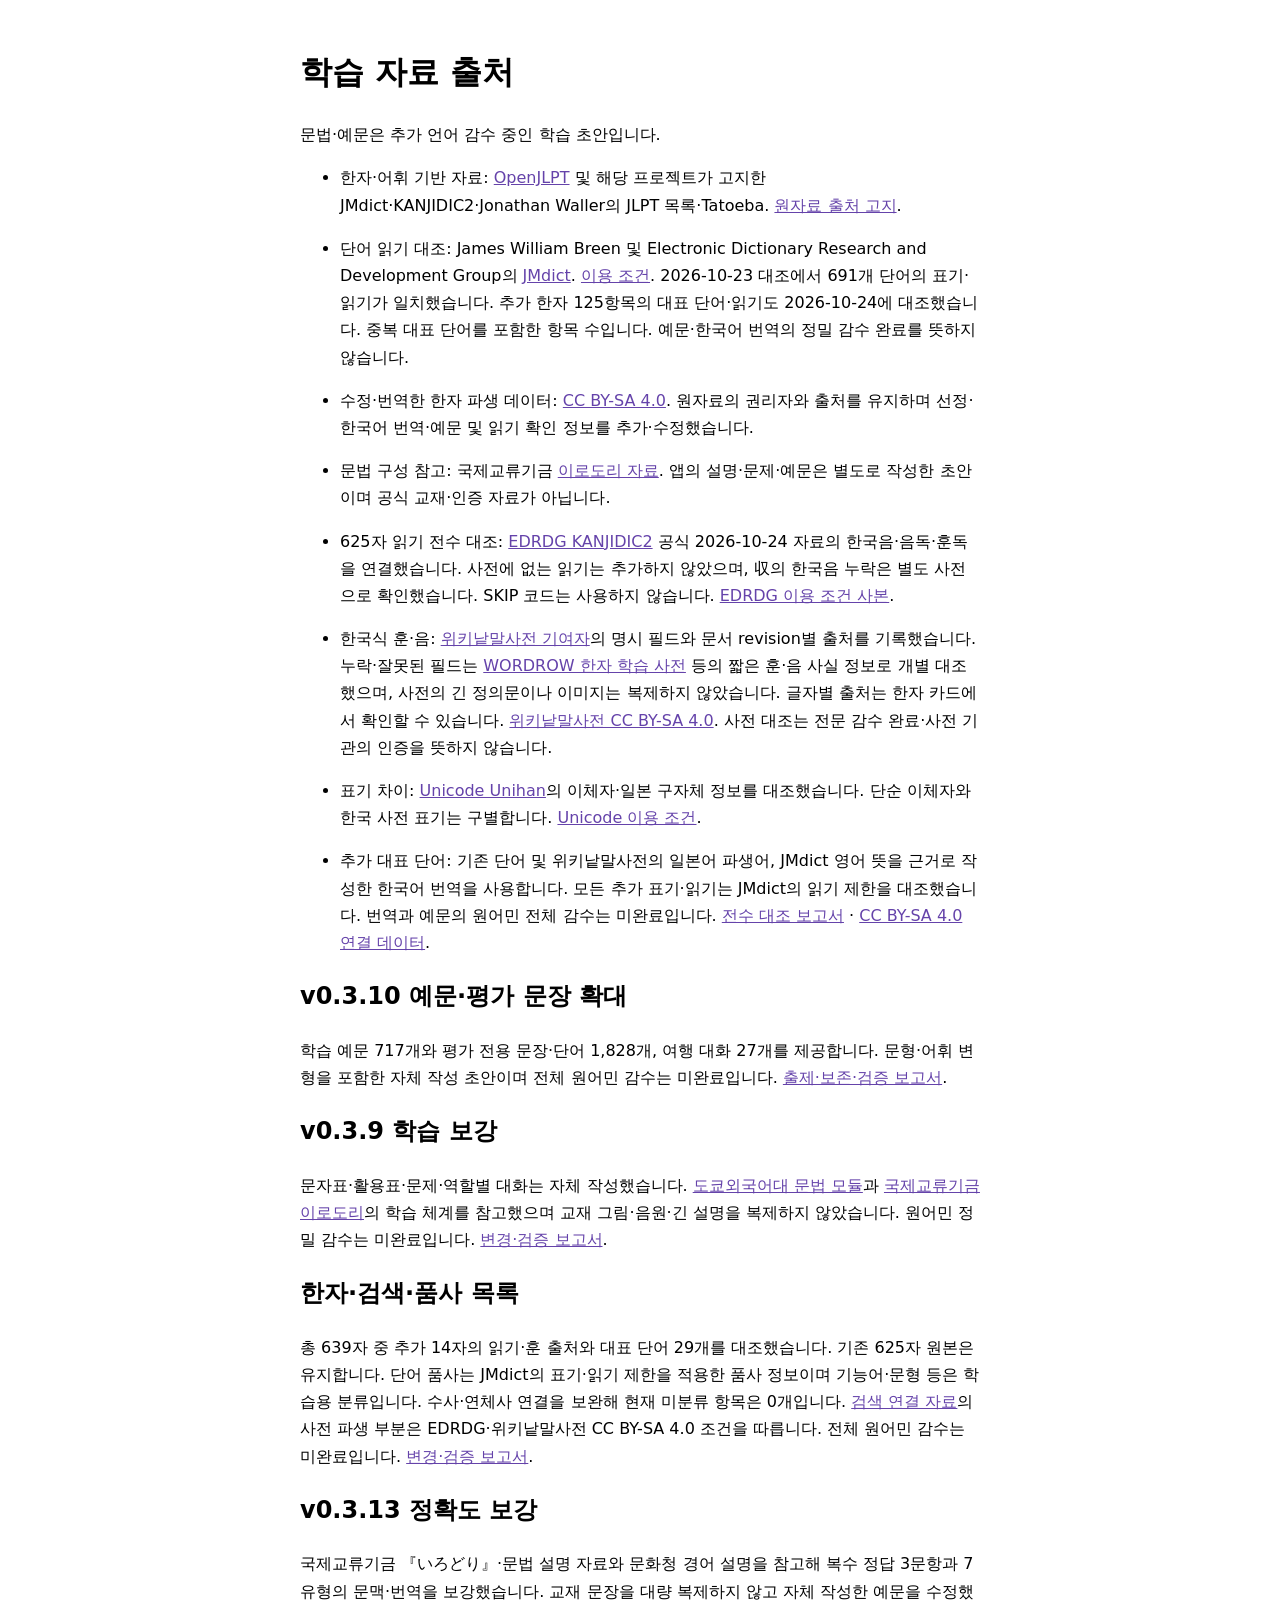
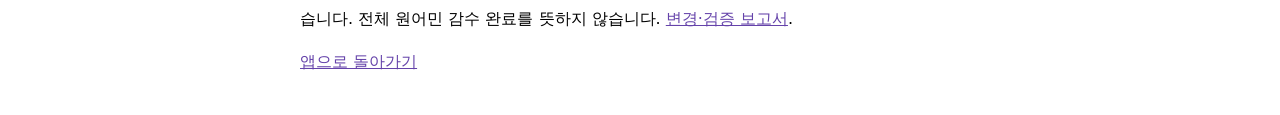
<file: sources.html>
<!doctype html><html lang="ko"><meta charset="utf-8"><meta name="viewport" content="width=device-width,initial-scale=1"><meta name="color-scheme" content="light dark"><title>자료 출처 · 일본어 문법정원</title><style>body{font-family:system-ui,sans-serif;max-width:680px;margin:auto;padding:24px 18px;line-height:1.7}a{color:light-dark(#6543aa,#cdb7ff)}li{margin-bottom:16px}</style><h1>학습 자료 출처</h1><p>문법·예문은 추가 언어 감수 중인 학습 초안입니다.</p><ul><li>한자·어휘 기반 자료: <a href="https://github.com/evanclan/OpenJLPT">OpenJLPT</a> 및 해당 프로젝트가 고지한 JMdict·KANJIDIC2·Jonathan Waller의 JLPT 목록·Tatoeba. <a href="https://github.com/evanclan/OpenJLPT/blob/main/NOTICE.md">원자료 출처 고지</a>.</li><li>단어 읽기 대조: James William Breen 및 Electronic Dictionary Research and Development Group의 <a href="https://www.edrdg.org/wiki/JMdict-EDICT_Dictionary_Project.html">JMdict</a>. <a href="https://www.edrdg.org/edrdg/licence.html">이용 조건</a>. 2026-10-23 대조에서 691개 단어의 표기·읽기가 일치했습니다. 추가 한자 125항목의 대표 단어·읽기도 2026-10-24에 대조했습니다. 중복 대표 단어를 포함한 항목 수입니다. 예문·한국어 번역의 정밀 감수 완료를 뜻하지 않습니다.</li><li>수정·번역한 한자 파생 데이터: <a href="https://creativecommons.org/licenses/by-sa/4.0/">CC BY-SA 4.0</a>. 원자료의 권리자와 출처를 유지하며 선정·한국어 번역·예문 및 읽기 확인 정보를 추가·수정했습니다.</li><li>문법 구성 참고: 국제교류기금 <a href="https://www.irodori.jpf.go.jp/en/resources.html">이로도리 자료</a>. 앱의 설명·문제·예문은 별도로 작성한 초안이며 공식 교재·인증 자료가 아닙니다.</li><li>625자 읽기 전수 대조: <a href="https://www.edrdg.org/wiki/KANJIDIC_Project.html">EDRDG KANJIDIC2</a> 공식 2026-10-24 자료의 한국음·음독·훈독을 연결했습니다. 사전에 없는 읽기는 추가하지 않았으며, 収의 한국음 누락은 별도 사전으로 확인했습니다. SKIP 코드는 사용하지 않습니다. <a href="./docs/licenses/EDRDG.html">EDRDG 이용 조건 사본</a>.</li><li>한국식 훈·음: <a href="https://ko.wiktionary.org/">위키낱말사전 기여자</a>의 명시 필드와 문서 revision별 출처를 기록했습니다. 누락·잘못된 필드는 <a href="https://hanja.wordrow.kr/">WORDROW 한자 학습 사전</a> 등의 짧은 훈·음 사실 정보로 개별 대조했으며, 사전의 긴 정의문이나 이미지는 복제하지 않았습니다. 글자별 출처는 한자 카드에서 확인할 수 있습니다. <a href="https://ko.wiktionary.org/wiki/위키낱말사전:저작권">위키낱말사전 CC BY-SA 4.0</a>. 사전 대조는 전문 감수 완료·사전 기관의 인증을 뜻하지 않습니다.</li><li>표기 차이: <a href="https://www.unicode.org/reports/tr38/">Unicode Unihan</a>의 이체자·일본 구자체 정보를 대조했습니다. 단순 이체자와 한국 사전 표기는 구별합니다. <a href="./docs/licenses/UNICODE.txt">Unicode 이용 조건</a>.</li><li>추가 대표 단어: 기존 단어 및 위키낱말사전의 일본어 파생어, JMdict 영어 뜻을 근거로 작성한 한국어 번역을 사용합니다. 모든 추가 표기·읽기는 JMdict의 읽기 제한을 대조했습니다. 번역과 예문의 원어민 전체 감수는 미완료입니다. <a href="./data/kanji/KANJI-ENRICHMENT-AUDIT.md">전수 대조 보고서</a> · <a href="./data/kanji/kanji-enrichment.json">CC BY-SA 4.0 연결 데이터</a>.</li></ul><h2>v0.3.10 예문·평가 문장 확대</h2><p>학습 예문 717개와 평가 전용 문장·단어 1,828개, 여행 대화 27개를 제공합니다. 문형·어휘 변형을 포함한 자체 작성 초안이며 전체 원어민 감수는 미완료입니다. <a href="./docs/RELEASE-v0.3.10.md">출제·보존·검증 보고서</a>.</p><h2>v0.3.9 학습 보강</h2><p>문자표·활용표·문제·역할별 대화는 자체 작성했습니다. <a href="https://www.coelang.tufs.ac.jp/mt/ja/gmod/steplist.html">도쿄외국어대 문법 모듈</a>과 <a href="https://www.irodori.jpf.go.jp/resources.html">국제교류기금 이로도리</a>의 학습 체계를 참고했으며 교재 그림·음원·긴 설명을 복제하지 않았습니다. 원어민 정밀 감수는 미완료입니다. <a href="./docs/RELEASE-v0.3.9.md">변경·검증 보고서</a>.</p><h2>한자·검색·품사 목록</h2><p>총 639자 중 추가 14자의 읽기·훈 출처와 대표 단어 29개를 대조했습니다. 기존 625자 원본은 유지합니다. 단어 품사는 JMdict의 표기·읽기 제한을 적용한 품사 정보이며 기능어·문형 등은 학습용 분류입니다. 수사·연체사 연결을 보완해 현재 미분류 항목은 0개입니다. <a href="./data/library-index.json">검색 연결 자료</a>의 사전 파생 부분은 EDRDG·위키낱말사전 CC BY-SA 4.0 조건을 따릅니다. 전체 원어민 감수는 미완료입니다. <a href="./docs/RELEASE-v0.3.11.md">변경·검증 보고서</a>.</p><h2>v0.3.13 정확도 보강</h2><p>국제교류기금 『いろどり』·문법 설명 자료와 문화청 경어 설명을 참고해 복수 정답 3문항과 7유형의 문맥·번역을 보강했습니다. 교재 문장을 대량 복제하지 않고 자체 작성한 예문을 수정했습니다. 전체 원어민 감수 완료를 뜻하지 않습니다. <a href="./docs/RELEASE-v0.3.13.md">변경·검증 보고서</a>.</p><p><a href="./" id="app-return">앱으로 돌아가기</a></p><script>
const backLink=document.getElementById("app-return");let previous=null;
try{const saved=JSON.parse(sessionStorage.getItem("jgg.sources.return.v1")||"null");if(new URLSearchParams(location.search).get("from")==="app"&&saved&&Date.now()-saved.at<3600000){const url=new URL(saved.url);if(url.origin===location.origin&&[new URL("./",location.href).pathname,new URL("./index.html",location.href).pathname].includes(url.pathname))previous=url.href}}catch{}
if(previous){backLink.href=previous;backLink.addEventListener("click",e=>{if(history.length>1){e.preventDefault();history.back()}})}
</script></html>
</file>
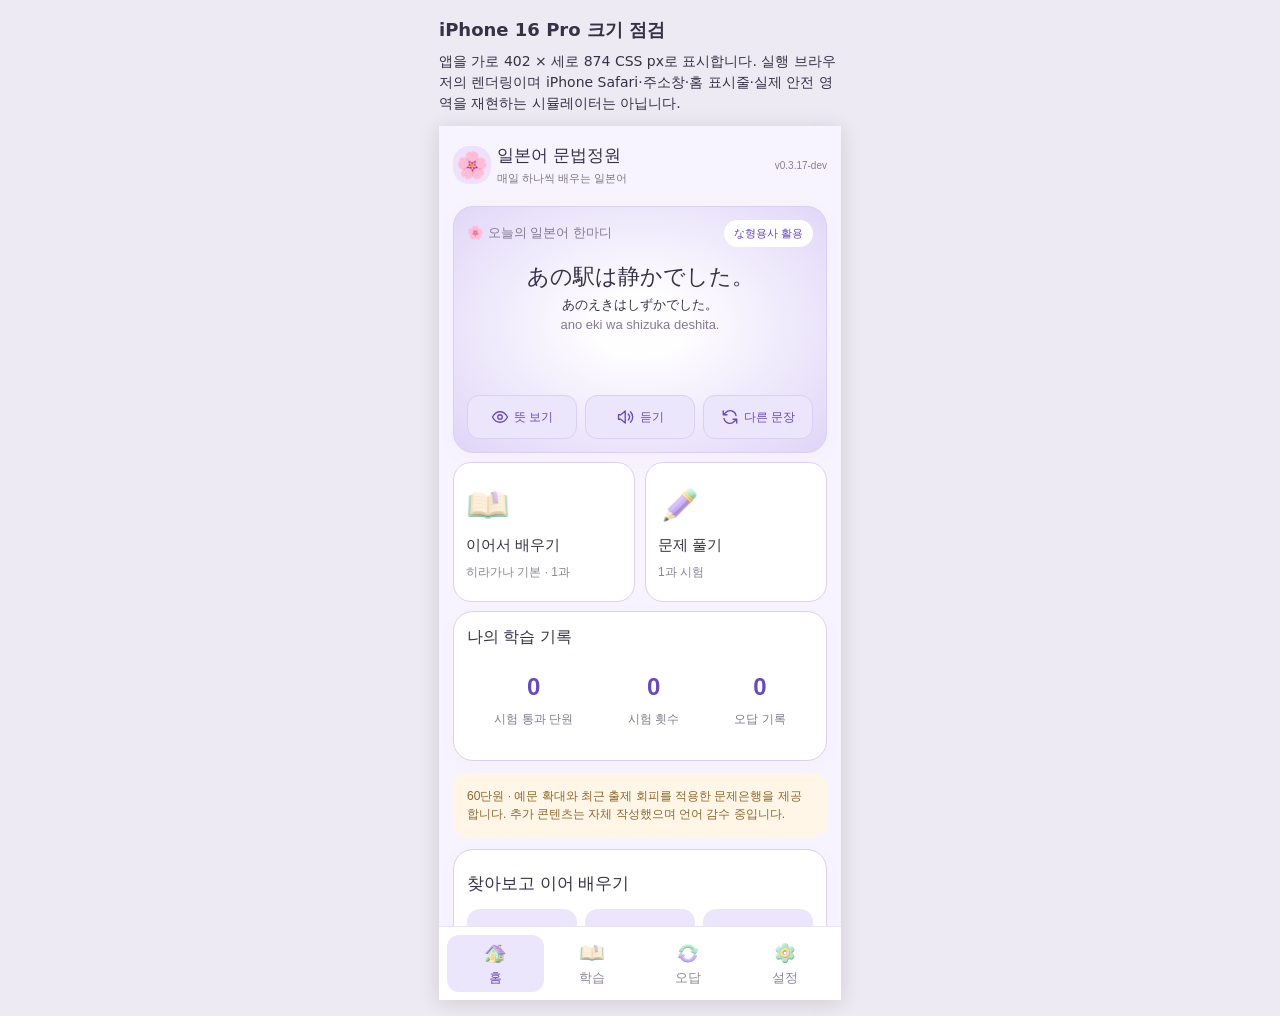
<file: tests/iphone16pro.html>
<!doctype html>
<html lang="ko"><head><meta charset="utf-8"><meta name="viewport" content="width=device-width,initial-scale=1"><title>iPhone 16 Pro 크기 점검 · 일본어 문법정원</title><style>
*{box-sizing:border-box}body{margin:0;padding:16px;background:#eeeaf3;color:#353247;font:14px/1.5 system-ui,sans-serif}main{width:max-content;max-width:none;margin:0 auto}h1{font-size:18px;margin:0 0 8px}p{max-width:402px;margin:0 0 12px}iframe{display:block;width:402px;height:874px;border:0;background:#fff;box-shadow:0 3px 20px #0002}a{color:#655581}
</style></head><body><main><h1>iPhone 16 Pro 크기 점검</h1><p>앱을 가로 402 × 세로 874 CSS px로 표시합니다. 실행 브라우저의 렌더링이며 iPhone Safari·주소창·홈 표시줄·실제 안전 영역을 재현하는 시뮬레이터는 아닙니다.</p><iframe title="402px 앱 점검" src="../index.html"></iframe></main></body></html>
</file>
<file: kanji-app.css>
/* Japanese Grammar Garden · Kanji v0.3.6-dev */
#kanji-panel{position:fixed;inset:0;z-index:90;background:var(--garden-bg,#fbf9ff);color:var(--garden-ink,inherit);overflow-y:auto;overscroll-behavior:contain;padding:env(safe-area-inset-top) 0 calc(100px + env(safe-area-inset-bottom));font-family:inherit}
#kanji-panel .kj-shell{max-width:720px;margin:auto;padding:18px 18px 48px}
#kanji-panel .kj-head{display:flex;align-items:center;gap:12px;justify-content:space-between;margin-bottom:12px}
#kanji-panel .kj-title{font-weight:800;font-size:19px}
#kanji-panel .kj-top-btn,#kanji-panel button{cursor:pointer}
#kanji-panel .kj-card{background:var(--garden-card,#fff);border:1px solid var(--garden-line,#ece6f2);border-radius:21px;padding:18px;margin:12px 0;box-shadow:0 4px 15px #77638a0a}
#kanji-panel .kj-sub{font-size:12px;opacity:.75;line-height:1.6}
#kanji-panel .kj-list{display:grid;grid-template-columns:repeat(2,minmax(0,1fr));gap:9px}
#kanji-panel .kj-btn{border:1px solid var(--garden-line,#d7c9e9);border-radius:13px;background:var(--garden-card,#fff);padding:11px 12px;color:inherit;min-height:44px}
#kanji-panel .kj-btn.primary{background:var(--garden-accent,#d8c6f5);color:var(--garden-on,#21163f);font-weight:700}
#kanji-panel .kj-btn:disabled{opacity:.55}
#kanji-panel .kj-action{display:flex;flex-wrap:wrap;gap:8px;margin-top:12px}
#kanji-panel .kj-action .kj-btn{flex:1}
#kanji-panel .kj-grid{display:grid;grid-template-columns:repeat(5,minmax(0,1fr));gap:6px}
#kanji-panel .kj-glyph{font-size:27px;font-weight:700;min-height:58px;padding:7px 1px}
#kanji-panel .kj-big{font-size:76px;line-height:1.25;text-align:center;margin:10px 0 5px}
#kanji-panel .kj-meaning{font-weight:700;text-align:center;font-size:19px;min-height:28px}
#kanji-panel .kj-word{font-size:22px;font-weight:700;overflow-wrap:anywhere}
#kanji-panel .kj-reading{font-size:15px;line-height:1.5;opacity:.78;overflow-wrap:anywhere}
#kanji-panel .kj-example{border-radius:13px;padding:13px;margin-top:12px;background:var(--garden-soft,#f5f0fc);overflow-wrap:anywhere}
#kanji-panel .kj-stage{display:flex;align-items:center;justify-content:space-between;gap:8px}
#kanji-panel .kj-stage small{font-size:12px}
#kanji-panel .kj-choices{display:grid;gap:9px;margin:15px 0}
#kanji-panel .kj-choice{padding:14px;text-align:left;width:100%;border:1px solid var(--garden-line,#ddd);border-radius:13px;background:var(--garden-card,#fff);color:inherit}
#kanji-panel .kj-choice.good{border-color:#5ca77d;background:#e4f4e9;color:#194e2c}
#kanji-panel .kj-choice.bad{border-color:#ca7c7c;background:#fff0f0;color:#762626}
#kanji-panel .kj-nav{position:fixed;z-index:91;bottom:0;left:0;right:0;padding:10px 16px calc(12px + env(safe-area-inset-bottom));background:var(--garden-card,#fff);border-top:1px solid var(--garden-line,#e6ddee);display:flex;justify-content:space-around}
#kanji-panel .kj-nav button{border:0;background:transparent;color:inherit;padding:8px 15px;font-size:13px}
#kanji-panel .kj-err{color:#b7444b}
#kanji-panel .kj-hint{font-size:12px;opacity:.7;margin-top:8px}
#kanji-panel .kj-progress{height:8px;border-radius:12px;background:var(--garden-soft,#eee);overflow:hidden}
#kanji-panel .kj-progress span{display:block;height:100%;background:var(--garden-accent,#bdade6)}
@media(max-width:360px){#kanji-panel .kj-big{font-size:65px}#kanji-panel .kj-shell{padding:12px}#kanji-panel .kj-glyph{font-size:23px}}

#app .kj-inline{display:inline;border:0;background:transparent;border-bottom:1px dotted var(--garden-accent-ink,#9675bd);border-radius:0;color:inherit;font:inherit;line-height:inherit;padding:0 1px;cursor:pointer}
#app .kj-inline:focus-visible{outline:2px solid var(--garden-accent-ink,#9675bd);outline-offset:1px}
#kanji-panel .kj-choices .kj-choice:disabled{cursor:default;opacity:1}

.kj-study-launch{margin:12px 0 16px}.kj-study-launch .kj-btn{width:100%;min-height:52px;background:var(--garden-soft,#f3eafc);border:1px solid var(--garden-line,#e4d6f1);border-radius:14px;color:inherit;font-weight:700;font-size:15px;text-align:left;padding:13px}

/* v0.2.2 · iPhone spacing and kanji review */
#kanji-panel .kj-shell{padding:16px 16px 34px}
#kanji-panel .kj-card{padding:16px;margin:10px 0;border-radius:18px;line-height:1.55}
#kanji-panel .kj-card h2,#kanji-panel .kj-card h3{line-height:1.35;margin:4px 0 11px}
#kanji-panel .kj-card p{margin:7px 0;line-height:1.6}
#kanji-panel .kj-action{margin-top:10px;gap:8px}
#kanji-panel .kj-example{padding:12px;margin-top:10px;line-height:1.6}
#kanji-panel .kj-word{line-height:1.48}
#kanji-panel .kj-reading{line-height:1.55}
#kanji-panel .kj-choices{gap:8px;margin:12px 0}
#kanji-panel .kj-choice{padding:12px 13px;min-height:48px}
#kanji-panel .kj-review-entry{padding:12px 0;border-top:1px solid var(--garden-line,#ece6f2)}
#kanji-panel .kj-review-link{display:flex;align-items:center;justify-content:space-between;gap:9px;width:100%;min-height:44px;padding:6px 2px 8px;background:none;border:0;color:inherit;font-weight:700;font-size:19px;line-height:1.5;text-align:left}
#kanji-panel .kj-review-link span:last-child{font-size:25px;opacity:.6}
#kanji-panel .kj-review-answer{margin:4px 0!important;font-size:13px;line-height:1.55}
@media(max-width:430px){#kanji-panel .kj-shell{padding:12px 13px 30px}#kanji-panel .kj-card{padding:13px;margin:9px 0}#kanji-panel .kj-action{gap:6px}}

/* v0.3.6-dev: consistent spacing in cards, quizzes and native in-app exit dialog */
#kanji-panel .kj-head{min-height:48px;margin-bottom:10px;gap:8px}
#kanji-panel .kj-head>.kj-btn{flex-shrink:0;min-height:44px}
#kanji-panel .kj-card{display:block;padding:15px 16px;margin:10px 0;line-height:1.55}
#kanji-panel .kj-card>small{display:block;line-height:1.45;margin:0 0 9px}
#kanji-panel .kj-card h3{margin:8px 0 11px;line-height:1.4}
#kanji-panel .kj-big{margin:10px 0 12px;line-height:1.22;overflow-wrap:anywhere}
#kanji-panel .kj-choices{margin:12px 0;gap:9px}
#kanji-panel .kj-choice{min-height:48px;line-height:1.45;padding:12px 14px}
#kanji-panel .kj-example{margin-top:12px;line-height:1.55}
#kanji-panel .kj-example p{margin:7px 0 0;line-height:1.55}
#kanji-panel .kj-action{margin-top:12px;gap:8px}
#kanji-panel .kj-action .kj-btn{min-width:0;overflow-wrap:anywhere}
.kj-modal-shade{position:fixed;inset:0;z-index:150;background:rgba(19,15,29,.48);display:flex;align-items:center;justify-content:center;padding:20px}
.kj-modal{width:min(100%,390px);border-radius:20px;background:var(--garden-card,#fff);color:var(--garden-ink,inherit);padding:21px 18px;box-shadow:0 15px 45px #0002}
.kj-modal h3{font-size:18px;line-height:1.4;margin:0 0 10px}
.kj-modal p{font-size:14px;line-height:1.6;margin:0 0 18px}
.kj-modal-actions{display:grid;grid-template-columns:1fr 1fr;gap:9px}
.kj-modal-actions button{font:inherit;min-height:46px;border-radius:12px;background:var(--garden-soft,#f1edf8);border:1px solid var(--garden-line,#e1d8f0);color:inherit;font-weight:650}
.kj-modal-actions .kj-modal-leave{background:var(--garden-accent,#cbb8ed);color:var(--garden-on-accent,#25183a)}
@media(max-width:430px){#kanji-panel .kj-card{padding:13px;margin:9px 0}#kanji-panel .kj-choices{gap:8px}#kanji-panel .kj-big{margin:8px 0 10px}.kj-modal{padding:18px 15px}}

/* v0.3.6-dev align grammar/kanji card and quiz rhythm */
#kanji-panel .kj-card{border-radius:20px;line-height:1.55}
#kanji-panel .kj-choices{gap:9px}
#kanji-panel .kj-choice{min-height:48px;line-height:1.5;overflow-wrap:anywhere}
#kanji-panel .kj-example{line-height:1.6}
#kanji-panel .kj-review-answer{overflow-wrap:anywhere}


/* v0.3.6-dev final layout values */
#kanji-panel .kj-shell{padding:16px 16px 20px}
#kanji-panel .kj-head{flex-wrap:wrap;align-items:center;gap:8px}
#kanji-panel .kj-head strong{flex:1;min-width:120px;overflow-wrap:anywhere;line-height:1.4}
#kanji-panel .kj-head small{white-space:nowrap}
#kanji-panel .kj-word-entry{margin:9px 0;line-height:1.55}
@media(max-width:430px){#kanji-panel .kj-shell{padding:12px 13px 16px}}
#jgg-update{position:fixed;left:12px;right:12px;bottom:calc(82px + env(safe-area-inset-bottom));z-index:160;display:flex;flex-wrap:wrap;align-items:center;justify-content:space-between;gap:8px;padding:12px;border:1px solid var(--garden-edge);border-radius:14px;background:var(--garden-card,#fff);color:inherit;box-shadow:0 4px 20px #0002}
#jgg-update button{min-height:44px;padding:10px 14px;border-radius:12px;background:var(--garden-accent);color:var(--garden-on-accent)}

/* v0.3.6-dev quiz advance alignment */
#kanji-panel button[data-kj="advance"]{display:block;margin:16px auto 0;min-height:44px}

#kanji-panel .kj-safety{display:grid;grid-template-columns:minmax(0,1fr);margin-top:8px}#kanji-panel .kj-safety .kj-btn{width:100%;min-height:48px;text-align:center}

/* v0.3.6-dev consistent action rows, excluding inline kanji links */
#kanji-panel .kj-action{display:grid;grid-template-columns:repeat(2,minmax(0,1fr));gap:8px}
#kanji-panel .kj-action>.kj-btn{width:100%;min-height:48px;line-height:1.4;text-align:center;display:flex;align-items:center;justify-content:center}
#kanji-panel .kj-action>.kj-btn:only-child{grid-column:1/-1}
#kanji-panel .kj-action.kj-review-actions{grid-template-columns:minmax(0,1fr)}
#kanji-panel .kj-backup-actions>.kj-btn{font-size:13px;padding:10px 3px;white-space:nowrap}
#kanji-panel .kj-result-actions{display:grid;grid-template-columns:repeat(2,minmax(0,1fr));gap:8px;margin-top:16px}
#kanji-panel .kj-result-actions>.kj-btn{min-height:48px;width:100%;min-width:0;text-align:center;line-height:1.4}
#kanji-panel .kj-nav{display:grid;grid-template-columns:repeat(3,minmax(0,1fr));gap:8px}
#kanji-panel .kj-nav button{width:100%;min-width:0;min-height:44px;padding:8px 2px}
.kj-modal-actions{gap:8px}.kj-modal-actions button{min-height:48px}
#kanji-panel .kj-card>.kj-btn[data-kj^="sentence:"]{display:block;min-height:44px;margin:12px auto 0}
#app .kj-inline,#kanji-panel .kj-inline{display:inline;min-height:0;min-width:0;width:auto;height:auto;border:0;border-bottom:1px dotted var(--garden-accent-ink,#9675bd);border-radius:0;background:transparent;color:inherit;font:inherit;line-height:inherit;padding:0 1px;vertical-align:baseline;cursor:pointer}
#app .kj-inline:focus-visible,#kanji-panel .kj-inline:focus-visible{outline:2px solid var(--garden-accent-ink,#9675bd);outline-offset:1px}

/* v0.3.7 shared icon alignment */
#kanji-panel .kj-btn.icon-button,#kanji-panel .kj-backup-actions>.kj-btn{display:inline-flex;align-items:center;justify-content:center;gap:6px}
#kanji-panel .kj-nav>.kj-btn{display:flex;flex-direction:column;gap:3px;min-height:52px;padding:5px 2px}
#kanji-panel .kj-backup-actions .garden-icon{width:20px;height:20px;flex-basis:20px}
#kanji-panel .kj-backup-actions>.kj-btn{font-size:12px;gap:4px}
#kanji-panel .kj-card>.kj-btn[data-kj="advance"]{display:flex;margin:18px auto 0;justify-content:center;align-items:center;gap:6px}
#kanji-panel .kj-card>.kj-btn[data-kj^="sentence:"]{display:flex;align-items:center;justify-content:center;gap:6px}

/* v0.3.8 dictionary cards: iPhone 16 Pro baseline */
#kanji-panel .kj-dictionary dl{margin:8px 0 12px}#kanji-panel .kj-dictionary dl>div{display:grid;grid-template-columns:88px minmax(0,1fr);gap:8px;padding:9px 0;border-bottom:1px solid var(--garden-line,#e4d6f1)}
#kanji-panel .kj-dictionary dt{font-size:13px;font-weight:700;line-height:1.65}#kanji-panel .kj-dictionary dd{margin:0;font-size:15px;line-height:1.8;overflow-wrap:anywhere}#kanji-panel .kj-dictionary dd small{color:inherit;opacity:.8}
#kanji-panel .kj-form-compare{display:flex;align-items:center;justify-content:center;gap:12px;flex-wrap:wrap;padding:12px;border-radius:14px;background:var(--garden-soft,#f3eafc)}#kanji-panel .kj-form-compare>span{font-size:27px}#kanji-panel .kj-form-compare>small{flex-basis:100%;text-align:center}
#kanji-panel .kj-word-row{display:flex;align-items:center;justify-content:space-between;gap:12px}#kanji-panel .kj-word-row>strong{min-width:0;font-size:22px;overflow-wrap:anywhere}#kanji-panel .kj-word-row>.kj-btn{flex-shrink:0;min-height:44px;padding:8px 10px}#kanji-panel .kj-word-entry{padding:12px 0}#kanji-panel .kj-word-meaning{margin:5px 0 0;line-height:1.6;font-size:14px}#kanji-panel .kj-evidence{display:inline-flex;align-items:center;min-height:44px;color:var(--garden-accent-ink,#6a49b8);font-size:13px}
#kanji-panel .kj-big{overflow-wrap:anywhere;line-height:1.5}#kanji-panel .kj-choices{margin-top:16px}

#kanji-panel .kj-connection-context{text-align:center;margin:-4px 0 18px;line-height:1.65}#kanji-panel .kj-connection-context p{margin:4px 0;font-size:16px;word-break:keep-all;overflow-wrap:anywhere}#kanji-panel .kj-connection-context p[lang="ja"]{font-size:20px}
</file>
<file: course.css>
.course-table{width:100%;border-collapse:collapse;margin:12px 0;font-size:15px;table-layout:fixed}.course-table th,.course-table td{text-align:left;vertical-align:top;border-bottom:1px solid var(--garden-line,#dad0f2);padding:12px 7px;line-height:1.8;overflow-wrap:anywhere}.course-table th{width:26%;font-size:13px}.course-table td span{display:block;font-size:13px;line-height:1.7;margin-top:4px}.course-note{line-height:1.9;overflow-wrap:anywhere}.course-check{min-height:44px;display:flex;align-items:center;gap:10px;line-height:1.6;margin:12px 0}.course-check input{width:20px;height:20px;flex-shrink:0}.kana-grid{display:grid;grid-template-columns:repeat(5,minmax(0,1fr));gap:7px;margin:12px 0 20px}.kana-cell{min-width:0;min-height:76px;padding:8px 2px!important;display:flex;flex-direction:column;align-items:center;justify-content:center;gap:4px;color:inherit;background:var(--garden-soft,#ece6fc);border-radius:12px;border:1px solid var(--garden-line,#dad0f2)}.kana-cell strong{font-size:25px;line-height:1.5}.kana-cell small{font-size:11px;line-height:1.4}.kana-cell[data-mastered=true]{box-shadow:inset 0 -3px var(--garden-accent,#c4b2f0)}.course-dialogue{padding:12px 0;border-bottom:1px solid var(--garden-line,#dad0f2);line-height:1.8}.course-dialogue .row{align-items:center;gap:8px}.course-dialogue .jp{font-size:19px;overflow-wrap:anywhere}.course-progress{font-size:13px;line-height:1.8;margin:8px 0}.course-actions{display:grid;grid-template-columns:repeat(2,minmax(0,1fr));gap:8px;margin:12px 0}.course-actions button{min-height:44px;padding:10px 6px;white-space:normal}.course-section{scroll-margin-top:12px}.course-result{line-height:1.8}.course-result a{color:var(--garden-ink,#6a49b8)}.course-card-title{margin-bottom:8px}.course-source{font-size:12px;line-height:1.7}.course-pair{font-size:20px;line-height:2;word-spacing:10px}@media(max-width:360px){.kana-grid{gap:5px}.kana-cell strong{font-size:22px}.course-table th{width:24%}}

.kana-grid.kana-yoon{grid-template-columns:repeat(3,minmax(0,1fr))}
.course-dialogue .row>.jp{flex:1;min-width:0}.course-dialogue .row>button{flex:0 0 76px;min-width:76px;min-height:44px;height:44px;padding:8px 6px;white-space:nowrap}.course-dialogue .row>button>span{white-space:nowrap}.example .row>button[data-action^="speak:"]{min-width:44px;min-height:44px}
</file>
<file: library.css>
.explore-menu{display:grid;grid-template-columns:repeat(3,minmax(0,1fr));gap:8px;margin-top:14px}.explore-menu button{min-height:48px;padding:10px 5px;line-height:1.5}.library-form{display:grid;gap:12px;margin:14px 0}.library-form input,.library-form select{box-sizing:border-box;width:100%;min-width:0;min-height:46px;padding:10px 12px;border-radius:12px;border:1px solid var(--garden-edge,#dad0f2);background:var(--garden-card,#fff);color:inherit;font:inherit}.library-hint{font-size:13px;line-height:1.8}.library-entry{padding:15px 0;border-bottom:1px solid var(--garden-edge,#dad0f2);overflow-wrap:anywhere}.library-title{display:block;width:100%;text-align:left;background:transparent;color:inherit;min-height:44px;padding:6px 0;font-size:20px;line-height:1.7}.library-entry small{font-size:12px;color:var(--garden-ink,#6a49b8)}.library-entry p{line-height:1.8;margin:6px 0}.library-links{display:flex;flex-wrap:wrap;gap:8px;margin-top:10px}.library-links button{min-height:44px;min-width:64px;padding:8px 12px;line-height:1.5}.library-count{font-size:13px;line-height:1.7;margin:12px 0}.library-categories{display:grid;grid-template-columns:repeat(2,minmax(0,1fr));gap:8px}.library-categories button{min-height:48px;padding:10px 8px;line-height:1.6}.library-categories button[aria-pressed=true]{background:var(--garden-accent,#c4b2f0);color:var(--garden-on-accent,#21163f)}.recommend-row{padding:14px 0;border-bottom:1px solid var(--garden-edge,#dad0f2);line-height:1.8}.recommend-row p{margin:6px 0;font-size:14px}.recommend-row button{min-height:44px}.library-error{line-height:1.8}.library-highlight{outline:2px solid var(--garden-accent,#c4b2f0);outline-offset:3px}.library-form label{font-size:14px;line-height:1.6}.library-form label span{display:block;margin-bottom:6px}@media(max-width:360px){.explore-menu{gap:6px}.explore-menu button{font-size:13px}.library-title{font-size:18px}}
</file>
